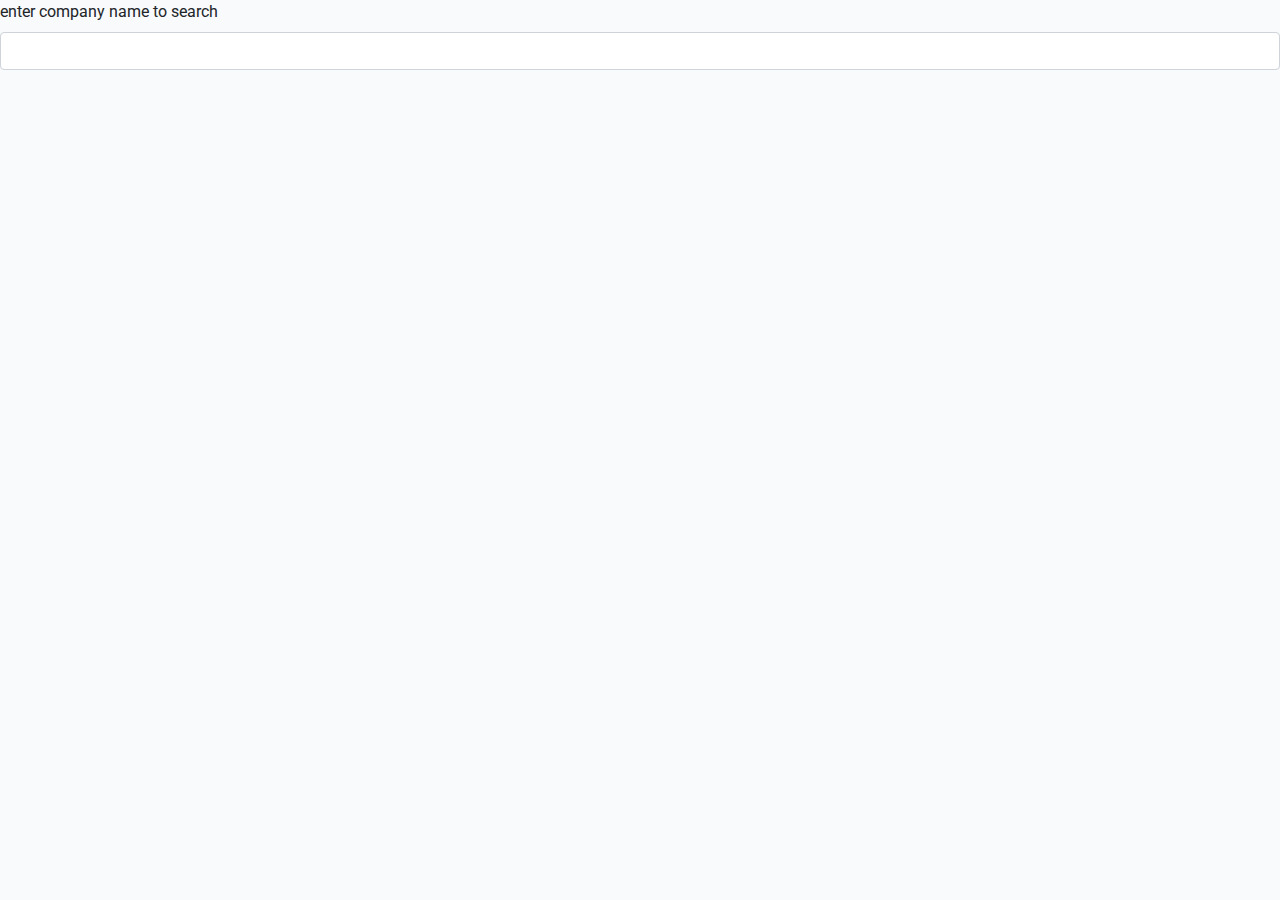
<file: read.html>
<html>
<head>
	<meta charset="utf-8">
    <meta name="viewport" content="width=device-width, initial-scale=1, shrink-to-fit=no">
    <link href="https://fonts.googleapis.com/css?family=Roboto:300,400&display=swap" rel="stylesheet">

    <link rel="stylesheet" href="fonts/icomoon/style.css">

    <link rel="stylesheet" href="css/owl.carousel.min.css">

    <!-- Bootstrap CSS -->
    <link rel="stylesheet" href="css/bootstrap.min.css">
    
    <!-- Style -->
    <link rel="stylesheet" href="css/style.css">

</head>
<body>
<div>
                <label for="fetch_comp">enter company name to search</label>
                <input  class="form-control" name="ask" id="fetch_comp" width="10">
                
</div>
    </body>
</html>
</file>
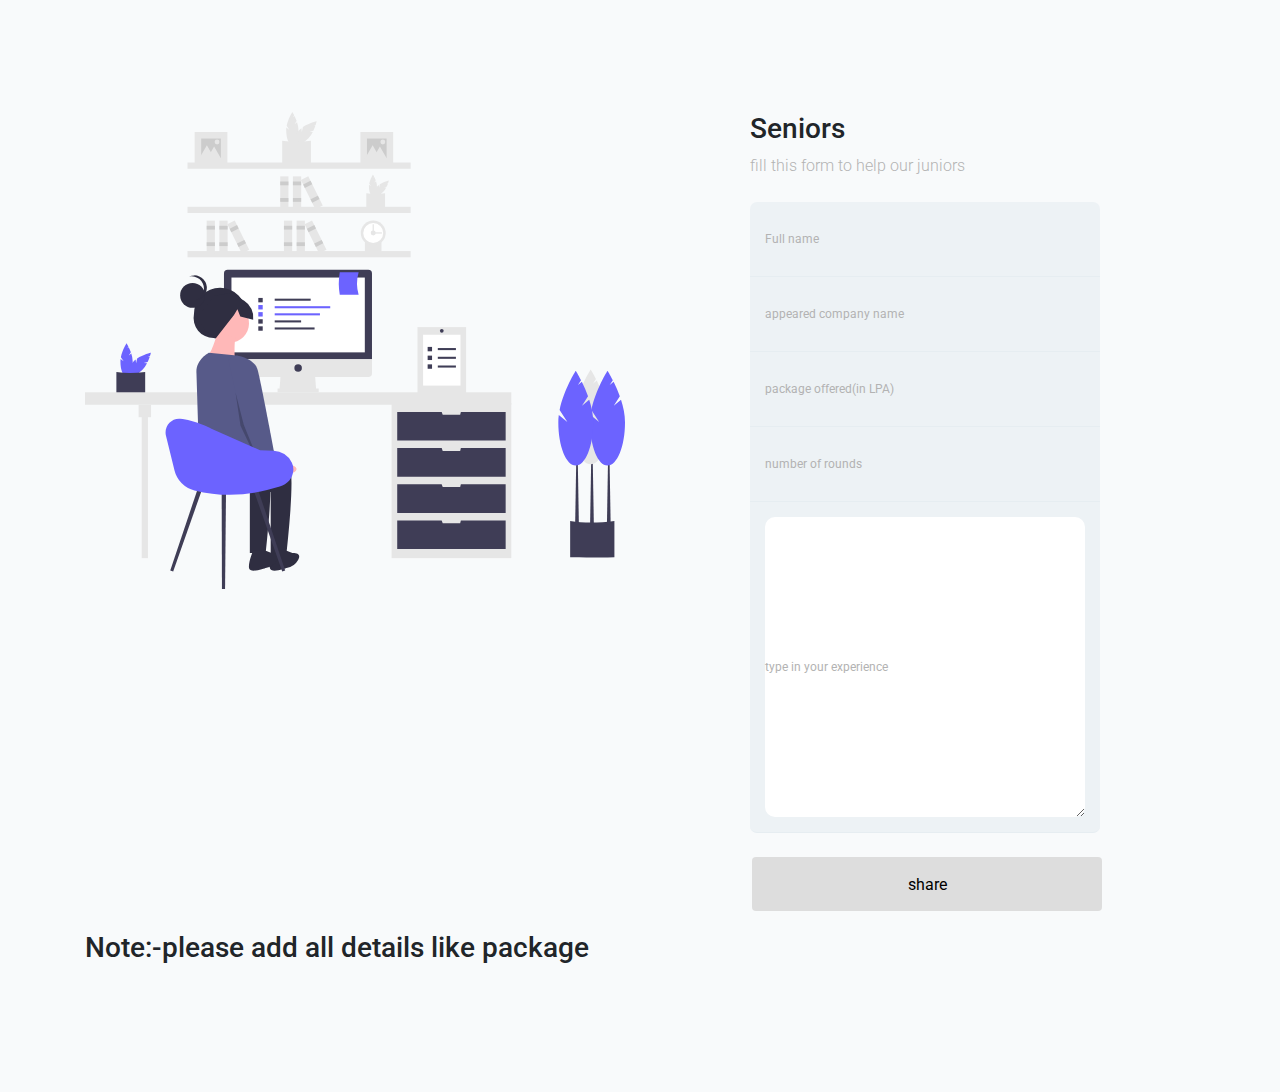
<file: write.html>
﻿<!doctype html>
<html lang="en">
<head>
    <!-- Required meta tags -->
    <meta charset="utf-8">
    <meta name="viewport" content="width=device-width, initial-scale=1, shrink-to-fit=no">
    <link href="https://fonts.googleapis.com/css?family=Roboto:300,400&display=swap" rel="stylesheet">

    <link rel="stylesheet" href="fonts/icomoon/style.css">

    <link rel="stylesheet" href="css/owl.carousel.min.css">

    <!-- Bootstrap CSS -->
    <link rel="stylesheet" href="css/bootstrap.min.css">

    <!-- Style -->
    <link rel="stylesheet" href="css/style.css">
    <link rel="stylesheet" href="search/c.css">

    <title>WRITE</title>
</head>
  <body>
  

  
  <div class="content">
      <div class="container">
          <div class="row">
              <div class="col-md-6">
                  <img src="images/undraw_remotely_2j6y.svg" alt="Image" class="img-fluid">
              </div>
              <div class="col-md-6 contents">
                  <div class="row justify-content-center">
                      <div class="col-md-8">
                          <div class="mb-4">
                              <h3>Seniors</h3>
                              <p class="mb-4">fill this form to help our juniors</p>
                          </div>
                          <form action="insert.php" method="post">
                              <div class="form-group first">

                                  <label for="fullname">Full name</label>
                                  <input name="full_name" type="text" class="form-control" id="fullname">

                              </div>
                              <div class="form-group">
                                  <label for="company_name">appeared company name</label>
                                  <input name="name" class="form-control" id="company_name">

                              </div>
                              <div class="form-group">
                                  <label for="package">package offered(in LPA)</label>
                                  <input class="form-control" name="package" id="package">

                              </div>
                              <div class="form-group">
                                  <label for="no_rounds">number of rounds</label>
                                  <input class="form-control" name="n_rounds" id="no_rounds">

                              </div>
                              <div class="form-group last mb-4">
                                  <label for="experience">type in your experience</label>
                                  <textarea cols="50" rows="10" name="ex" class="form-control" id="experience"></textarea>

                              </div>



                              <input id="btn" type="submit" value="share" class="btn btn-block btn-primary">



                          </form>

                      </div>
                  </div>

              </div>

          </div>
          <p><h3>Note:-please add all details like package</h3></p>

      </div>
  </div>

  
    <script src="js/jquery-3.3.1.min.js"></script>
    <script src="js/popper.min.js"></script>
    <script src="js/bootstrap.min.js"></script>
    <script src="js/main.js"></script>
  </body>
</html>
</file>
<file: fonts/icomoon/style.css>
@font-face {
  font-family: 'icomoon';
  src:  url('fonts/icomoon.eot?10si43');
  src:  url('fonts/icomoon.eot?10si43#iefix') format('embedded-opentype'),
    url('fonts/icomoon.ttf?10si43') format('truetype'),
    url('fonts/icomoon.woff?10si43') format('woff'),
    url('fonts/icomoon.svg?10si43#icomoon') format('svg');
  font-weight: normal;
  font-style: normal;
}

[class^="icon-"], [class*=" icon-"] {
  /* use !important to prevent issues with browser extensions that change fonts */
  font-family: 'icomoon' !important;
  speak: none;
  font-style: normal;
  font-weight: normal;
  font-variant: normal;
  text-transform: none;
  line-height: 1;

  /* Better Font Rendering =========== */
  -webkit-font-smoothing: antialiased;
  -moz-osx-font-smoothing: grayscale;
}

.icon-asterisk:before {
  content: "\f069";
}
.icon-plus:before {
  content: "\f067";
}
.icon-question:before {
  content: "\f128";
}
.icon-minus:before {
  content: "\f068";
}
.icon-glass:before {
  content: "\f000";
}
.icon-music:before {
  content: "\f001";
}
.icon-search:before {
  content: "\f002";
}
.icon-envelope-o:before {
  content: "\f003";
}
.icon-heart:before {
  content: "\f004";
}
.icon-star:before {
  content: "\f005";
}
.icon-star-o:before {
  content: "\f006";
}
.icon-user:before {
  content: "\f007";
}
.icon-film:before {
  content: "\f008";
}
.icon-th-large:before {
  content: "\f009";
}
.icon-th:before {
  content: "\f00a";
}
.icon-th-list:before {
  content: "\f00b";
}
.icon-check:before {
  content: "\f00c";
}
.icon-close:before {
  content: "\f00d";
}
.icon-remove:before {
  content: "\f00d";
}
.icon-times:before {
  content: "\f00d";
}
.icon-search-plus:before {
  content: "\f00e";
}
.icon-search-minus:before {
  content: "\f010";
}
.icon-power-off:before {
  content: "\f011";
}
.icon-signal:before {
  content: "\f012";
}
.icon-cog:before {
  content: "\f013";
}
.icon-gear:before {
  content: "\f013";
}
.icon-trash-o:before {
  content: "\f014";
}
.icon-home:before {
  content: "\f015";
}
.icon-file-o:before {
  content: "\f016";
}
.icon-clock-o:before {
  content: "\f017";
}
.icon-road:before {
  content: "\f018";
}
.icon-download:before {
  content: "\f019";
}
.icon-arrow-circle-o-down:before {
  content: "\f01a";
}
.icon-arrow-circle-o-up:before {
  content: "\f01b";
}
.icon-inbox:before {
  content: "\f01c";
}
.icon-play-circle-o:before {
  content: "\f01d";
}
.icon-repeat:before {
  content: "\f01e";
}
.icon-rotate-right:before {
  content: "\f01e";
}
.icon-refresh:before {
  content: "\f021";
}
.icon-list-alt:before {
  content: "\f022";
}
.icon-lock:before {
  content: "\f023";
}
.icon-flag:before {
  content: "\f024";
}
.icon-headphones:before {
  content: "\f025";
}
.icon-volume-off:before {
  content: "\f026";
}
.icon-volume-down:before {
  content: "\f027";
}
.icon-volume-up:before {
  content: "\f028";
}
.icon-qrcode:before {
  content: "\f029";
}
.icon-barcode:before {
  content: "\f02a";
}
.icon-tag:before {
  content: "\f02b";
}
.icon-tags:before {
  content: "\f02c";
}
.icon-book:before {
  content: "\f02d";
}
.icon-bookmark:before {
  content: "\f02e";
}
.icon-print:before {
  content: "\f02f";
}
.icon-camera:before {
  content: "\f030";
}
.icon-font:before {
  content: "\f031";
}
.icon-bold:before {
  content: "\f032";
}
.icon-italic:before {
  content: "\f033";
}
.icon-text-height:before {
  content: "\f034";
}
.icon-text-width:before {
  content: "\f035";
}
.icon-align-left:before {
  content: "\f036";
}
.icon-align-center:before {
  content: "\f037";
}
.icon-align-right:before {
  content: "\f038";
}
.icon-align-justify:before {
  content: "\f039";
}
.icon-list:before {
  content: "\f03a";
}
.icon-dedent:before {
  content: "\f03b";
}
.icon-outdent:before {
  content: "\f03b";
}
.icon-indent:before {
  content: "\f03c";
}
.icon-video-camera:before {
  content: "\f03d";
}
.icon-image:before {
  content: "\f03e";
}
.icon-photo:before {
  content: "\f03e";
}
.icon-picture-o:before {
  content: "\f03e";
}
.icon-pencil:before {
  content: "\f040";
}
.icon-map-marker:before {
  content: "\f041";
}
.icon-adjust:before {
  content: "\f042";
}
.icon-tint:before {
  content: "\f043";
}
.icon-edit:before {
  content: "\f044";
}
.icon-pencil-square-o:before {
  content: "\f044";
}
.icon-share-square-o:before {
  content: "\f045";
}
.icon-check-square-o:before {
  content: "\f046";
}
.icon-arrows:before {
  content: "\f047";
}
.icon-step-backward:before {
  content: "\f048";
}
.icon-fast-backward:before {
  content: "\f049";
}
.icon-backward:before {
  content: "\f04a";
}
.icon-play:before {
  content: "\f04b";
}
.icon-pause:before {
  content: "\f04c";
}
.icon-stop:before {
  content: "\f04d";
}
.icon-forward:before {
  content: "\f04e";
}
.icon-fast-forward:before {
  content: "\f050";
}
.icon-step-forward:before {
  content: "\f051";
}
.icon-eject:before {
  content: "\f052";
}
.icon-chevron-left:before {
  content: "\f053";
}
.icon-chevron-right:before {
  content: "\f054";
}
.icon-plus-circle:before {
  content: "\f055";
}
.icon-minus-circle:before {
  content: "\f056";
}
.icon-times-circle:before {
  content: "\f057";
}
.icon-check-circle:before {
  content: "\f058";
}
.icon-question-circle:before {
  content: "\f059";
}
.icon-info-circle:before {
  content: "\f05a";
}
.icon-crosshairs:before {
  content: "\f05b";
}
.icon-times-circle-o:before {
  content: "\f05c";
}
.icon-check-circle-o:before {
  content: "\f05d";
}
.icon-ban:before {
  content: "\f05e";
}
.icon-arrow-left:before {
  content: "\f060";
}
.icon-arrow-right:before {
  content: "\f061";
}
.icon-arrow-up:before {
  content: "\f062";
}
.icon-arrow-down:before {
  content: "\f063";
}
.icon-mail-forward:before {
  content: "\f064";
}
.icon-share:before {
  content: "\f064";
}
.icon-expand:before {
  content: "\f065";
}
.icon-compress:before {
  content: "\f066";
}
.icon-exclamation-circle:before {
  content: "\f06a";
}
.icon-gift:before {
  content: "\f06b";
}
.icon-leaf:before {
  content: "\f06c";
}
.icon-fire:before {
  content: "\f06d";
}
.icon-eye:before {
  content: "\f06e";
}
.icon-eye-slash:before {
  content: "\f070";
}
.icon-exclamation-triangle:before {
  content: "\f071";
}
.icon-warning:before {
  content: "\f071";
}
.icon-plane:before {
  content: "\f072";
}
.icon-calendar:before {
  content: "\f073";
}
.icon-random:before {
  content: "\f074";
}
.icon-comment:before {
  content: "\f075";
}
.icon-magnet:before {
  content: "\f076";
}
.icon-chevron-up:before {
  content: "\f077";
}
.icon-chevron-down:before {
  content: "\f078";
}
.icon-retweet:before {
  content: "\f079";
}
.icon-shopping-cart:before {
  content: "\f07a";
}
.icon-folder:before {
  content: "\f07b";
}
.icon-folder-open:before {
  content: "\f07c";
}
.icon-arrows-v:before {
  content: "\f07d";
}
.icon-arrows-h:before {
  content: "\f07e";
}
.icon-bar-chart:before {
  content: "\f080";
}
.icon-bar-chart-o:before {
  content: "\f080";
}
.icon-twitter-square:before {
  content: "\f081";
}
.icon-facebook-square:before {
  content: "\f082";
}
.icon-camera-retro:before {
  content: "\f083";
}
.icon-key:before {
  content: "\f084";
}
.icon-cogs:before {
  content: "\f085";
}
.icon-gears:before {
  content: "\f085";
}
.icon-comments:before {
  content: "\f086";
}
.icon-thumbs-o-up:before {
  content: "\f087";
}
.icon-thumbs-o-down:before {
  content: "\f088";
}
.icon-star-half:before {
  content: "\f089";
}
.icon-heart-o:before {
  content: "\f08a";
}
.icon-sign-out:before {
  content: "\f08b";
}
.icon-linkedin-square:before {
  content: "\f08c";
}
.icon-thumb-tack:before {
  content: "\f08d";
}
.icon-external-link:before {
  content: "\f08e";
}
.icon-sign-in:before {
  content: "\f090";
}
.icon-trophy:before {
  content: "\f091";
}
.icon-github-square:before {
  content: "\f092";
}
.icon-upload:before {
  content: "\f093";
}
.icon-lemon-o:before {
  content: "\f094";
}
.icon-phone:before {
  content: "\f095";
}
.icon-square-o:before {
  content: "\f096";
}
.icon-bookmark-o:before {
  content: "\f097";
}
.icon-phone-square:before {
  content: "\f098";
}
.icon-twitter:before {
  content: "\f099";
}
.icon-facebook:before {
  content: "\f09a";
}
.icon-facebook-f:before {
  content: "\f09a";
}
.icon-github:before {
  content: "\f09b";
}
.icon-unlock:before {
  content: "\f09c";
}
.icon-credit-card:before {
  content: "\f09d";
}
.icon-feed:before {
  content: "\f09e";
}
.icon-rss:before {
  content: "\f09e";
}
.icon-hdd-o:before {
  content: "\f0a0";
}
.icon-bullhorn:before {
  content: "\f0a1";
}
.icon-bell-o:before {
  content: "\f0a2";
}
.icon-certificate:before {
  content: "\f0a3";
}
.icon-hand-o-right:before {
  content: "\f0a4";
}
.icon-hand-o-left:before {
  content: "\f0a5";
}
.icon-hand-o-up:before {
  content: "\f0a6";
}
.icon-hand-o-down:before {
  content: "\f0a7";
}
.icon-arrow-circle-left:before {
  content: "\f0a8";
}
.icon-arrow-circle-right:before {
  content: "\f0a9";
}
.icon-arrow-circle-up:before {
  content: "\f0aa";
}
.icon-arrow-circle-down:before {
  content: "\f0ab";
}
.icon-globe:before {
  content: "\f0ac";
}
.icon-wrench:before {
  content: "\f0ad";
}
.icon-tasks:before {
  content: "\f0ae";
}
.icon-filter:before {
  content: "\f0b0";
}
.icon-briefcase:before {
  content: "\f0b1";
}
.icon-arrows-alt:before {
  content: "\f0b2";
}
.icon-group:before {
  content: "\f0c0";
}
.icon-users:before {
  content: "\f0c0";
}
.icon-chain:before {
  content: "\f0c1";
}
.icon-link:before {
  content: "\f0c1";
}
.icon-cloud:before {
  content: "\f0c2";
}
.icon-flask:before {
  content: "\f0c3";
}
.icon-cut:before {
  content: "\f0c4";
}
.icon-scissors:before {
  content: "\f0c4";
}
.icon-copy:before {
  content: "\f0c5";
}
.icon-files-o:before {
  content: "\f0c5";
}
.icon-paperclip:before {
  content: "\f0c6";
}
.icon-floppy-o:before {
  content: "\f0c7";
}
.icon-save:before {
  content: "\f0c7";
}
.icon-square:before {
  content: "\f0c8";
}
.icon-bars:before {
  content: "\f0c9";
}
.icon-navicon:before {
  content: "\f0c9";
}
.icon-reorder:before {
  content: "\f0c9";
}
.icon-list-ul:before {
  content: "\f0ca";
}
.icon-list-ol:before {
  content: "\f0cb";
}
.icon-strikethrough:before {
  content: "\f0cc";
}
.icon-underline:before {
  content: "\f0cd";
}
.icon-table:before {
  content: "\f0ce";
}
.icon-magic:before {
  content: "\f0d0";
}
.icon-truck:before {
  content: "\f0d1";
}
.icon-pinterest:before {
  content: "\f0d2";
}
.icon-pinterest-square:before {
  content: "\f0d3";
}
.icon-google-plus-square:before {
  content: "\f0d4";
}
.icon-google-plus:before {
  content: "\f0d5";
}
.icon-money:before {
  content: "\f0d6";
}
.icon-caret-down:before {
  content: "\f0d7";
}
.icon-caret-up:before {
  content: "\f0d8";
}
.icon-caret-left:before {
  content: "\f0d9";
}
.icon-caret-right:before {
  content: "\f0da";
}
.icon-columns:before {
  content: "\f0db";
}
.icon-sort:before {
  content: "\f0dc";
}
.icon-unsorted:before {
  content: "\f0dc";
}
.icon-sort-desc:before {
  content: "\f0dd";
}
.icon-sort-down:before {
  content: "\f0dd";
}
.icon-sort-asc:before {
  content: "\f0de";
}
.icon-sort-up:before {
  content: "\f0de";
}
.icon-envelope:before {
  content: "\f0e0";
}
.icon-linkedin:before {
  content: "\f0e1";
}
.icon-rotate-left:before {
  content: "\f0e2";
}
.icon-undo:before {
  content: "\f0e2";
}
.icon-gavel:before {
  content: "\f0e3";
}
.icon-legal:before {
  content: "\f0e3";
}
.icon-dashboard:before {
  content: "\f0e4";
}
.icon-tachometer:before {
  content: "\f0e4";
}
.icon-comment-o:before {
  content: "\f0e5";
}
.icon-comments-o:before {
  content: "\f0e6";
}
.icon-bolt:before {
  content: "\f0e7";
}
.icon-flash:before {
  content: "\f0e7";
}
.icon-sitemap:before {
  content: "\f0e8";
}
.icon-umbrella:before {
  content: "\f0e9";
}
.icon-clipboard:before {
  content: "\f0ea";
}
.icon-paste:before {
  content: "\f0ea";
}
.icon-lightbulb-o:before {
  content: "\f0eb";
}
.icon-exchange:before {
  content: "\f0ec";
}
.icon-cloud-download:before {
  content: "\f0ed";
}
.icon-cloud-upload:before {
  content: "\f0ee";
}
.icon-user-md:before {
  content: "\f0f0";
}
.icon-stethoscope:before {
  content: "\f0f1";
}
.icon-suitcase:before {
  content: "\f0f2";
}
.icon-bell:before {
  content: "\f0f3";
}
.icon-coffee:before {
  content: "\f0f4";
}
.icon-cutlery:before {
  content: "\f0f5";
}
.icon-file-text-o:before {
  content: "\f0f6";
}
.icon-building-o:before {
  content: "\f0f7";
}
.icon-hospital-o:before {
  content: "\f0f8";
}
.icon-ambulance:before {
  content: "\f0f9";
}
.icon-medkit:before {
  content: "\f0fa";
}
.icon-fighter-jet:before {
  content: "\f0fb";
}
.icon-beer:before {
  content: "\f0fc";
}
.icon-h-square:before {
  content: "\f0fd";
}
.icon-plus-square:before {
  content: "\f0fe";
}
.icon-angle-double-left:before {
  content: "\f100";
}
.icon-angle-double-right:before {
  content: "\f101";
}
.icon-angle-double-up:before {
  content: "\f102";
}
.icon-angle-double-down:before {
  content: "\f103";
}
.icon-angle-left:before {
  content: "\f104";
}
.icon-angle-right:before {
  content: "\f105";
}
.icon-angle-up:before {
  content: "\f106";
}
.icon-angle-down:before {
  content: "\f107";
}
.icon-desktop:before {
  content: "\f108";
}
.icon-laptop:before {
  content: "\f109";
}
.icon-tablet:before {
  content: "\f10a";
}
.icon-mobile:before {
  content: "\f10b";
}
.icon-mobile-phone:before {
  content: "\f10b";
}
.icon-circle-o:before {
  content: "\f10c";
}
.icon-quote-left:before {
  content: "\f10d";
}
.icon-quote-right:before {
  content: "\f10e";
}
.icon-spinner:before {
  content: "\f110";
}
.icon-circle:before {
  content: "\f111";
}
.icon-mail-reply:before {
  content: "\f112";
}
.icon-reply:before {
  content: "\f112";
}
.icon-github-alt:before {
  content: "\f113";
}
.icon-folder-o:before {
  content: "\f114";
}
.icon-folder-open-o:before {
  content: "\f115";
}
.icon-smile-o:before {
  content: "\f118";
}
.icon-frown-o:before {
  content: "\f119";
}
.icon-meh-o:before {
  content: "\f11a";
}
.icon-gamepad:before {
  content: "\f11b";
}
.icon-keyboard-o:before {
  content: "\f11c";
}
.icon-flag-o:before {
  content: "\f11d";
}
.icon-flag-checkered:before {
  content: "\f11e";
}
.icon-terminal:before {
  content: "\f120";
}
.icon-code:before {
  content: "\f121";
}
.icon-mail-reply-all:before {
  content: "\f122";
}
.icon-reply-all:before {
  content: "\f122";
}
.icon-star-half-empty:before {
  content: "\f123";
}
.icon-star-half-full:before {
  content: "\f123";
}
.icon-star-half-o:before {
  content: "\f123";
}
.icon-location-arrow:before {
  content: "\f124";
}
.icon-crop:before {
  content: "\f125";
}
.icon-code-fork:before {
  content: "\f126";
}
.icon-chain-broken:before {
  content: "\f127";
}
.icon-unlink:before {
  content: "\f127";
}
.icon-info:before {
  content: "\f129";
}
.icon-exclamation:before {
  content: "\f12a";
}
.icon-superscript:before {
  content: "\f12b";
}
.icon-subscript:before {
  content: "\f12c";
}
.icon-eraser:before {
  content: "\f12d";
}
.icon-puzzle-piece:before {
  content: "\f12e";
}
.icon-microphone:before {
  content: "\f130";
}
.icon-microphone-slash:before {
  content: "\f131";
}
.icon-shield:before {
  content: "\f132";
}
.icon-calendar-o:before {
  content: "\f133";
}
.icon-fire-extinguisher:before {
  content: "\f134";
}
.icon-rocket:before {
  content: "\f135";
}
.icon-maxcdn:before {
  content: "\f136";
}
.icon-chevron-circle-left:before {
  content: "\f137";
}
.icon-chevron-circle-right:before {
  content: "\f138";
}
.icon-chevron-circle-up:before {
  content: "\f139";
}
.icon-chevron-circle-down:before {
  content: "\f13a";
}
.icon-html5:before {
  content: "\f13b";
}
.icon-css3:before {
  content: "\f13c";
}
.icon-anchor:before {
  content: "\f13d";
}
.icon-unlock-alt:before {
  content: "\f13e";
}
.icon-bullseye:before {
  content: "\f140";
}
.icon-ellipsis-h:before {
  content: "\f141";
}
.icon-ellipsis-v:before {
  content: "\f142";
}
.icon-rss-square:before {
  content: "\f143";
}
.icon-play-circle:before {
  content: "\f144";
}
.icon-ticket:before {
  content: "\f145";
}
.icon-minus-square:before {
  content: "\f146";
}
.icon-minus-square-o:before {
  content: "\f147";
}
.icon-level-up:before {
  content: "\f148";
}
.icon-level-down:before {
  content: "\f149";
}
.icon-check-square:before {
  content: "\f14a";
}
.icon-pencil-square:before {
  content: "\f14b";
}
.icon-external-link-square:before {
  content: "\f14c";
}
.icon-share-square:before {
  content: "\f14d";
}
.icon-compass:before {
  content: "\f14e";
}
.icon-caret-square-o-down:before {
  content: "\f150";
}
.icon-toggle-down:before {
  content: "\f150";
}
.icon-caret-square-o-up:before {
  content: "\f151";
}
.icon-toggle-up:before {
  content: "\f151";
}
.icon-caret-square-o-right:before {
  content: "\f152";
}
.icon-toggle-right:before {
  content: "\f152";
}
.icon-eur:before {
  content: "\f153";
}
.icon-euro:before {
  content: "\f153";
}
.icon-gbp:before {
  content: "\f154";
}
.icon-dollar:before {
  content: "\f155";
}
.icon-usd:before {
  content: "\f155";
}
.icon-inr:before {
  content: "\f156";
}
.icon-rupee:before {
  content: "\f156";
}
.icon-cny:before {
  content: "\f157";
}
.icon-jpy:before {
  content: "\f157";
}
.icon-rmb:before {
  content: "\f157";
}
.icon-yen:before {
  content: "\f157";
}
.icon-rouble:before {
  content: "\f158";
}
.icon-rub:before {
  content: "\f158";
}
.icon-ruble:before {
  content: "\f158";
}
.icon-krw:before {
  content: "\f159";
}
.icon-won:before {
  content: "\f159";
}
.icon-bitcoin:before {
  content: "\f15a";
}
.icon-btc:before {
  content: "\f15a";
}
.icon-file:before {
  content: "\f15b";
}
.icon-file-text:before {
  content: "\f15c";
}
.icon-sort-alpha-asc:before {
  content: "\f15d";
}
.icon-sort-alpha-desc:before {
  content: "\f15e";
}
.icon-sort-amount-asc:before {
  content: "\f160";
}
.icon-sort-amount-desc:before {
  content: "\f161";
}
.icon-sort-numeric-asc:before {
  content: "\f162";
}
.icon-sort-numeric-desc:before {
  content: "\f163";
}
.icon-thumbs-up:before {
  content: "\f164";
}
.icon-thumbs-down:before {
  content: "\f165";
}
.icon-youtube-square:before {
  content: "\f166";
}
.icon-youtube:before {
  content: "\f167";
}
.icon-xing:before {
  content: "\f168";
}
.icon-xing-square:before {
  content: "\f169";
}
.icon-youtube-play:before {
  content: "\f16a";
}
.icon-dropbox:before {
  content: "\f16b";
}
.icon-stack-overflow:before {
  content: "\f16c";
}
.icon-instagram:before {
  content: "\f16d";
}
.icon-flickr:before {
  content: "\f16e";
}
.icon-adn:before {
  content: "\f170";
}
.icon-bitbucket:before {
  content: "\f171";
}
.icon-bitbucket-square:before {
  content: "\f172";
}
.icon-tumblr:before {
  content: "\f173";
}
.icon-tumblr-square:before {
  content: "\f174";
}
.icon-long-arrow-down:before {
  content: "\f175";
}
.icon-long-arrow-up:before {
  content: "\f176";
}
.icon-long-arrow-left:before {
  content: "\f177";
}
.icon-long-arrow-right:before {
  content: "\f178";
}
.icon-apple:before {
  content: "\f179";
}
.icon-windows:before {
  content: "\f17a";
}
.icon-android:before {
  content: "\f17b";
}
.icon-linux:before {
  content: "\f17c";
}
.icon-dribbble:before {
  content: "\f17d";
}
.icon-skype:before {
  content: "\f17e";
}
.icon-foursquare:before {
  content: "\f180";
}
.icon-trello:before {
  content: "\f181";
}
.icon-female:before {
  content: "\f182";
}
.icon-male:before {
  content: "\f183";
}
.icon-gittip:before {
  content: "\f184";
}
.icon-gratipay:before {
  content: "\f184";
}
.icon-sun-o:before {
  content: "\f185";
}
.icon-moon-o:before {
  content: "\f186";
}
.icon-archive:before {
  content: "\f187";
}
.icon-bug:before {
  content: "\f188";
}
.icon-vk:before {
  content: "\f189";
}
.icon-weibo:before {
  content: "\f18a";
}
.icon-renren:before {
  content: "\f18b";
}
.icon-pagelines:before {
  content: "\f18c";
}
.icon-stack-exchange:before {
  content: "\f18d";
}
.icon-arrow-circle-o-right:before {
  content: "\f18e";
}
.icon-arrow-circle-o-left:before {
  content: "\f190";
}
.icon-caret-square-o-left:before {
  content: "\f191";
}
.icon-toggle-left:before {
  content: "\f191";
}
.icon-dot-circle-o:before {
  content: "\f192";
}
.icon-wheelchair:before {
  content: "\f193";
}
.icon-vimeo-square:before {
  content: "\f194";
}
.icon-try:before {
  content: "\f195";
}
.icon-turkish-lira:before {
  content: "\f195";
}
.icon-plus-square-o:before {
  content: "\f196";
}
.icon-space-shuttle:before {
  content: "\f197";
}
.icon-slack:before {
  content: "\f198";
}
.icon-envelope-square:before {
  content: "\f199";
}
.icon-wordpress:before {
  content: "\f19a";
}
.icon-openid:before {
  content: "\f19b";
}
.icon-bank:before {
  content: "\f19c";
}
.icon-institution:before {
  content: "\f19c";
}
.icon-university:before {
  content: "\f19c";
}
.icon-graduation-cap:before {
  content: "\f19d";
}
.icon-mortar-board:before {
  content: "\f19d";
}
.icon-yahoo:before {
  content: "\f19e";
}
.icon-google:before {
  content: "\f1a0";
}
.icon-reddit:before {
  content: "\f1a1";
}
.icon-reddit-square:before {
  content: "\f1a2";
}
.icon-stumbleupon-circle:before {
  content: "\f1a3";
}
.icon-stumbleupon:before {
  content: "\f1a4";
}
.icon-delicious:before {
  content: "\f1a5";
}
.icon-digg:before {
  content: "\f1a6";
}
.icon-pied-piper-pp:before {
  content: "\f1a7";
}
.icon-pied-piper-alt:before {
  content: "\f1a8";
}
.icon-drupal:before {
  content: "\f1a9";
}
.icon-joomla:before {
  content: "\f1aa";
}
.icon-language:before {
  content: "\f1ab";
}
.icon-fax:before {
  content: "\f1ac";
}
.icon-building:before {
  content: "\f1ad";
}
.icon-child:before {
  content: "\f1ae";
}
.icon-paw:before {
  content: "\f1b0";
}
.icon-spoon:before {
  content: "\f1b1";
}
.icon-cube:before {
  content: "\f1b2";
}
.icon-cubes:before {
  content: "\f1b3";
}
.icon-behance:before {
  content: "\f1b4";
}
.icon-behance-square:before {
  content: "\f1b5";
}
.icon-steam:before {
  content: "\f1b6";
}
.icon-steam-square:before {
  content: "\f1b7";
}
.icon-recycle:before {
  content: "\f1b8";
}
.icon-automobile:before {
  content: "\f1b9";
}
.icon-car:before {
  content: "\f1b9";
}
.icon-cab:before {
  content: "\f1ba";
}
.icon-taxi:before {
  content: "\f1ba";
}
.icon-tree:before {
  content: "\f1bb";
}
.icon-spotify:before {
  content: "\f1bc";
}
.icon-deviantart:before {
  content: "\f1bd";
}
.icon-soundcloud:before {
  content: "\f1be";
}
.icon-database:before {
  content: "\f1c0";
}
.icon-file-pdf-o:before {
  content: "\f1c1";
}
.icon-file-word-o:before {
  content: "\f1c2";
}
.icon-file-excel-o:before {
  content: "\f1c3";
}
.icon-file-powerpoint-o:before {
  content: "\f1c4";
}
.icon-file-image-o:before {
  content: "\f1c5";
}
.icon-file-photo-o:before {
  content: "\f1c5";
}
.icon-file-picture-o:before {
  content: "\f1c5";
}
.icon-file-archive-o:before {
  content: "\f1c6";
}
.icon-file-zip-o:before {
  content: "\f1c6";
}
.icon-file-audio-o:before {
  content: "\f1c7";
}
.icon-file-sound-o:before {
  content: "\f1c7";
}
.icon-file-movie-o:before {
  content: "\f1c8";
}
.icon-file-video-o:before {
  content: "\f1c8";
}
.icon-file-code-o:before {
  content: "\f1c9";
}
.icon-vine:before {
  content: "\f1ca";
}
.icon-codepen:before {
  content: "\f1cb";
}
.icon-jsfiddle:before {
  content: "\f1cc";
}
.icon-life-bouy:before {
  content: "\f1cd";
}
.icon-life-buoy:before {
  content: "\f1cd";
}
.icon-life-ring:before {
  content: "\f1cd";
}
.icon-life-saver:before {
  content: "\f1cd";
}
.icon-support:before {
  content: "\f1cd";
}
.icon-circle-o-notch:before {
  content: "\f1ce";
}
.icon-ra:before {
  content: "\f1d0";
}
.icon-rebel:before {
  content: "\f1d0";
}
.icon-resistance:before {
  content: "\f1d0";
}
.icon-empire:before {
  content: "\f1d1";
}
.icon-ge:before {
  content: "\f1d1";
}
.icon-git-square:before {
  content: "\f1d2";
}
.icon-git:before {
  content: "\f1d3";
}
.icon-hacker-news:before {
  content: "\f1d4";
}
.icon-y-combinator-square:before {
  content: "\f1d4";
}
.icon-yc-square:before {
  content: "\f1d4";
}
.icon-tencent-weibo:before {
  content: "\f1d5";
}
.icon-qq:before {
  content: "\f1d6";
}
.icon-wechat:before {
  content: "\f1d7";
}
.icon-weixin:before {
  content: "\f1d7";
}
.icon-paper-plane:before {
  content: "\f1d8";
}
.icon-send:before {
  content: "\f1d8";
}
.icon-paper-plane-o:before {
  content: "\f1d9";
}
.icon-send-o:before {
  content: "\f1d9";
}
.icon-history:before {
  content: "\f1da";
}
.icon-circle-thin:before {
  content: "\f1db";
}
.icon-header:before {
  content: "\f1dc";
}
.icon-paragraph:before {
  content: "\f1dd";
}
.icon-sliders:before {
  content: "\f1de";
}
.icon-share-alt:before {
  content: "\f1e0";
}
.icon-share-alt-square:before {
  content: "\f1e1";
}
.icon-bomb:before {
  content: "\f1e2";
}
.icon-futbol-o:before {
  content: "\f1e3";
}
.icon-soccer-ball-o:before {
  content: "\f1e3";
}
.icon-tty:before {
  content: "\f1e4";
}
.icon-binoculars:before {
  content: "\f1e5";
}
.icon-plug:before {
  content: "\f1e6";
}
.icon-slideshare:before {
  content: "\f1e7";
}
.icon-twitch:before {
  content: "\f1e8";
}
.icon-yelp:before {
  content: "\f1e9";
}
.icon-newspaper-o:before {
  content: "\f1ea";
}
.icon-wifi:before {
  content: "\f1eb";
}
.icon-calculator:before {
  content: "\f1ec";
}
.icon-paypal:before {
  content: "\f1ed";
}
.icon-google-wallet:before {
  content: "\f1ee";
}
.icon-cc-visa:before {
  content: "\f1f0";
}
.icon-cc-mastercard:before {
  content: "\f1f1";
}
.icon-cc-discover:before {
  content: "\f1f2";
}
.icon-cc-amex:before {
  content: "\f1f3";
}
.icon-cc-paypal:before {
  content: "\f1f4";
}
.icon-cc-stripe:before {
  content: "\f1f5";
}
.icon-bell-slash:before {
  content: "\f1f6";
}
.icon-bell-slash-o:before {
  content: "\f1f7";
}
.icon-trash:before {
  content: "\f1f8";
}
.icon-copyright:before {
  content: "\f1f9";
}
.icon-at:before {
  content: "\f1fa";
}
.icon-eyedropper:before {
  content: "\f1fb";
}
.icon-paint-brush:before {
  content: "\f1fc";
}
.icon-birthday-cake:before {
  content: "\f1fd";
}
.icon-area-chart:before {
  content: "\f1fe";
}
.icon-pie-chart:before {
  content: "\f200";
}
.icon-line-chart:before {
  content: "\f201";
}
.icon-lastfm:before {
  content: "\f202";
}
.icon-lastfm-square:before {
  content: "\f203";
}
.icon-toggle-off:before {
  content: "\f204";
}
.icon-toggle-on:before {
  content: "\f205";
}
.icon-bicycle:before {
  content: "\f206";
}
.icon-bus:before {
  content: "\f207";
}
.icon-ioxhost:before {
  content: "\f208";
}
.icon-angellist:before {
  content: "\f209";
}
.icon-cc:before {
  content: "\f20a";
}
.icon-ils:before {
  content: "\f20b";
}
.icon-shekel:before {
  content: "\f20b";
}
.icon-sheqel:before {
  content: "\f20b";
}
.icon-meanpath:before {
  content: "\f20c";
}
.icon-buysellads:before {
  content: "\f20d";
}
.icon-connectdevelop:before {
  content: "\f20e";
}
.icon-dashcube:before {
  content: "\f210";
}
.icon-forumbee:before {
  content: "\f211";
}
.icon-leanpub:before {
  content: "\f212";
}
.icon-sellsy:before {
  content: "\f213";
}
.icon-shirtsinbulk:before {
  content: "\f214";
}
.icon-simplybuilt:before {
  content: "\f215";
}
.icon-skyatlas:before {
  content: "\f216";
}
.icon-cart-plus:before {
  content: "\f217";
}
.icon-cart-arrow-down:before {
  content: "\f218";
}
.icon-diamond:before {
  content: "\f219";
}
.icon-ship:before {
  content: "\f21a";
}
.icon-user-secret:before {
  content: "\f21b";
}
.icon-motorcycle:before {
  content: "\f21c";
}
.icon-street-view:before {
  content: "\f21d";
}
.icon-heartbeat:before {
  content: "\f21e";
}
.icon-venus:before {
  content: "\f221";
}
.icon-mars:before {
  content: "\f222";
}
.icon-mercury:before {
  content: "\f223";
}
.icon-intersex:before {
  content: "\f224";
}
.icon-transgender:before {
  content: "\f224";
}
.icon-transgender-alt:before {
  content: "\f225";
}
.icon-venus-double:before {
  content: "\f226";
}
.icon-mars-double:before {
  content: "\f227";
}
.icon-venus-mars:before {
  content: "\f228";
}
.icon-mars-stroke:before {
  content: "\f229";
}
.icon-mars-stroke-v:before {
  content: "\f22a";
}
.icon-mars-stroke-h:before {
  content: "\f22b";
}
.icon-neuter:before {
  content: "\f22c";
}
.icon-genderless:before {
  content: "\f22d";
}
.icon-facebook-official:before {
  content: "\f230";
}
.icon-pinterest-p:before {
  content: "\f231";
}
.icon-whatsapp:before {
  content: "\f232";
}
.icon-server:before {
  content: "\f233";
}
.icon-user-plus:before {
  content: "\f234";
}
.icon-user-times:before {
  content: "\f235";
}
.icon-bed:before {
  content: "\f236";
}
.icon-hotel:before {
  content: "\f236";
}
.icon-viacoin:before {
  content: "\f237";
}
.icon-train:before {
  content: "\f238";
}
.icon-subway:before {
  content: "\f239";
}
.icon-medium:before {
  content: "\f23a";
}
.icon-y-combinator:before {
  content: "\f23b";
}
.icon-yc:before {
  content: "\f23b";
}
.icon-optin-monster:before {
  content: "\f23c";
}
.icon-opencart:before {
  content: "\f23d";
}
.icon-expeditedssl:before {
  content: "\f23e";
}
.icon-battery:before {
  content: "\f240";
}
.icon-battery-4:before {
  content: "\f240";
}
.icon-battery-full:before {
  content: "\f240";
}
.icon-battery-3:before {
  content: "\f241";
}
.icon-battery-three-quarters:before {
  content: "\f241";
}
.icon-battery-2:before {
  content: "\f242";
}
.icon-battery-half:before {
  content: "\f242";
}
.icon-battery-1:before {
  content: "\f243";
}
.icon-battery-quarter:before {
  content: "\f243";
}
.icon-battery-0:before {
  content: "\f244";
}
.icon-battery-empty:before {
  content: "\f244";
}
.icon-mouse-pointer:before {
  content: "\f245";
}
.icon-i-cursor:before {
  content: "\f246";
}
.icon-object-group:before {
  content: "\f247";
}
.icon-object-ungroup:before {
  content: "\f248";
}
.icon-sticky-note:before {
  content: "\f249";
}
.icon-sticky-note-o:before {
  content: "\f24a";
}
.icon-cc-jcb:before {
  content: "\f24b";
}
.icon-cc-diners-club:before {
  content: "\f24c";
}
.icon-clone:before {
  content: "\f24d";
}
.icon-balance-scale:before {
  content: "\f24e";
}
.icon-hourglass-o:before {
  content: "\f250";
}
.icon-hourglass-1:before {
  content: "\f251";
}
.icon-hourglass-start:before {
  content: "\f251";
}
.icon-hourglass-2:before {
  content: "\f252";
}
.icon-hourglass-half:before {
  content: "\f252";
}
.icon-hourglass-3:before {
  content: "\f253";
}
.icon-hourglass-end:before {
  content: "\f253";
}
.icon-hourglass:before {
  content: "\f254";
}
.icon-hand-grab-o:before {
  content: "\f255";
}
.icon-hand-rock-o:before {
  content: "\f255";
}
.icon-hand-paper-o:before {
  content: "\f256";
}
.icon-hand-stop-o:before {
  content: "\f256";
}
.icon-hand-scissors-o:before {
  content: "\f257";
}
.icon-hand-lizard-o:before {
  content: "\f258";
}
.icon-hand-spock-o:before {
  content: "\f259";
}
.icon-hand-pointer-o:before {
  content: "\f25a";
}
.icon-hand-peace-o:before {
  content: "\f25b";
}
.icon-trademark:before {
  content: "\f25c";
}
.icon-registered:before {
  content: "\f25d";
}
.icon-creative-commons:before {
  content: "\f25e";
}
.icon-gg:before {
  content: "\f260";
}
.icon-gg-circle:before {
  content: "\f261";
}
.icon-tripadvisor:before {
  content: "\f262";
}
.icon-odnoklassniki:before {
  content: "\f263";
}
.icon-odnoklassniki-square:before {
  content: "\f264";
}
.icon-get-pocket:before {
  content: "\f265";
}
.icon-wikipedia-w:before {
  content: "\f266";
}
.icon-safari:before {
  content: "\f267";
}
.icon-chrome:before {
  content: "\f268";
}
.icon-firefox:before {
  content: "\f269";
}
.icon-opera:before {
  content: "\f26a";
}
.icon-internet-explorer:before {
  content: "\f26b";
}
.icon-television:before {
  content: "\f26c";
}
.icon-tv:before {
  content: "\f26c";
}
.icon-contao:before {
  content: "\f26d";
}
.icon-500px:before {
  content: "\f26e";
}
.icon-amazon:before {
  content: "\f270";
}
.icon-calendar-plus-o:before {
  content: "\f271";
}
.icon-calendar-minus-o:before {
  content: "\f272";
}
.icon-calendar-times-o:before {
  content: "\f273";
}
.icon-calendar-check-o:before {
  content: "\f274";
}
.icon-industry:before {
  content: "\f275";
}
.icon-map-pin:before {
  content: "\f276";
}
.icon-map-signs:before {
  content: "\f277";
}
.icon-map-o:before {
  content: "\f278";
}
.icon-map:before {
  content: "\f279";
}
.icon-commenting:before {
  content: "\f27a";
}
.icon-commenting-o:before {
  content: "\f27b";
}
.icon-houzz:before {
  content: "\f27c";
}
.icon-vimeo:before {
  content: "\f27d";
}
.icon-black-tie:before {
  content: "\f27e";
}
.icon-fonticons:before {
  content: "\f280";
}
.icon-reddit-alien:before {
  content: "\f281";
}
.icon-edge:before {
  content: "\f282";
}
.icon-credit-card-alt:before {
  content: "\f283";
}
.icon-codiepie:before {
  content: "\f284";
}
.icon-modx:before {
  content: "\f285";
}
.icon-fort-awesome:before {
  content: "\f286";
}
.icon-usb:before {
  content: "\f287";
}
.icon-product-hunt:before {
  content: "\f288";
}
.icon-mixcloud:before {
  content: "\f289";
}
.icon-scribd:before {
  content: "\f28a";
}
.icon-pause-circle:before {
  content: "\f28b";
}
.icon-pause-circle-o:before {
  content: "\f28c";
}
.icon-stop-circle:before {
  content: "\f28d";
}
.icon-stop-circle-o:before {
  content: "\f28e";
}
.icon-shopping-bag:before {
  content: "\f290";
}
.icon-shopping-basket:before {
  content: "\f291";
}
.icon-hashtag:before {
  content: "\f292";
}
.icon-bluetooth:before {
  content: "\f293";
}
.icon-bluetooth-b:before {
  content: "\f294";
}
.icon-percent:before {
  content: "\f295";
}
.icon-gitlab:before {
  content: "\f296";
}
.icon-wpbeginner:before {
  content: "\f297";
}
.icon-wpforms:before {
  content: "\f298";
}
.icon-envira:before {
  content: "\f299";
}
.icon-universal-access:before {
  content: "\f29a";
}
.icon-wheelchair-alt:before {
  content: "\f29b";
}
.icon-question-circle-o:before {
  content: "\f29c";
}
.icon-blind:before {
  content: "\f29d";
}
.icon-audio-description:before {
  content: "\f29e";
}
.icon-volume-control-phone:before {
  content: "\f2a0";
}
.icon-braille:before {
  content: "\f2a1";
}
.icon-assistive-listening-systems:before {
  content: "\f2a2";
}
.icon-american-sign-language-interpreting:before {
  content: "\f2a3";
}
.icon-asl-interpreting:before {
  content: "\f2a3";
}
.icon-deaf:before {
  content: "\f2a4";
}
.icon-deafness:before {
  content: "\f2a4";
}
.icon-hard-of-hearing:before {
  content: "\f2a4";
}
.icon-glide:before {
  content: "\f2a5";
}
.icon-glide-g:before {
  content: "\f2a6";
}
.icon-sign-language:before {
  content: "\f2a7";
}
.icon-signing:before {
  content: "\f2a7";
}
.icon-low-vision:before {
  content: "\f2a8";
}
.icon-viadeo:before {
  content: "\f2a9";
}
.icon-viadeo-square:before {
  content: "\f2aa";
}
.icon-snapchat:before {
  content: "\f2ab";
}
.icon-snapchat-ghost:before {
  content: "\f2ac";
}
.icon-snapchat-square:before {
  content: "\f2ad";
}
.icon-pied-piper:before {
  content: "\f2ae";
}
.icon-first-order:before {
  content: "\f2b0";
}
.icon-yoast:before {
  content: "\f2b1";
}
.icon-themeisle:before {
  content: "\f2b2";
}
.icon-google-plus-circle:before {
  content: "\f2b3";
}
.icon-google-plus-official:before {
  content: "\f2b3";
}
.icon-fa:before {
  content: "\f2b4";
}
.icon-font-awesome:before {
  content: "\f2b4";
}
.icon-handshake-o:before {
  content: "\f2b5";
}
.icon-envelope-open:before {
  content: "\f2b6";
}
.icon-envelope-open-o:before {
  content: "\f2b7";
}
.icon-linode:before {
  content: "\f2b8";
}
.icon-address-book:before {
  content: "\f2b9";
}
.icon-address-book-o:before {
  content: "\f2ba";
}
.icon-address-card:before {
  content: "\f2bb";
}
.icon-vcard:before {
  content: "\f2bb";
}
.icon-address-card-o:before {
  content: "\f2bc";
}
.icon-vcard-o:before {
  content: "\f2bc";
}
.icon-user-circle:before {
  content: "\f2bd";
}
.icon-user-circle-o:before {
  content: "\f2be";
}
.icon-user-o:before {
  content: "\f2c0";
}
.icon-id-badge:before {
  content: "\f2c1";
}
.icon-drivers-license:before {
  content: "\f2c2";
}
.icon-id-card:before {
  content: "\f2c2";
}
.icon-drivers-license-o:before {
  content: "\f2c3";
}
.icon-id-card-o:before {
  content: "\f2c3";
}
.icon-quora:before {
  content: "\f2c4";
}
.icon-free-code-camp:before {
  content: "\f2c5";
}
.icon-telegram:before {
  content: "\f2c6";
}
.icon-thermometer:before {
  content: "\f2c7";
}
.icon-thermometer-4:before {
  content: "\f2c7";
}
.icon-thermometer-full:before {
  content: "\f2c7";
}
.icon-thermometer-3:before {
  content: "\f2c8";
}
.icon-thermometer-three-quarters:before {
  content: "\f2c8";
}
.icon-thermometer-2:before {
  content: "\f2c9";
}
.icon-thermometer-half:before {
  content: "\f2c9";
}
.icon-thermometer-1:before {
  content: "\f2ca";
}
.icon-thermometer-quarter:before {
  content: "\f2ca";
}
.icon-thermometer-0:before {
  content: "\f2cb";
}
.icon-thermometer-empty:before {
  content: "\f2cb";
}
.icon-shower:before {
  content: "\f2cc";
}
.icon-bath:before {
  content: "\f2cd";
}
.icon-bathtub:before {
  content: "\f2cd";
}
.icon-s15:before {
  content: "\f2cd";
}
.icon-podcast:before {
  content: "\f2ce";
}
.icon-window-maximize:before {
  content: "\f2d0";
}
.icon-window-minimize:before {
  content: "\f2d1";
}
.icon-window-restore:before {
  content: "\f2d2";
}
.icon-times-rectangle:before {
  content: "\f2d3";
}
.icon-window-close:before {
  content: "\f2d3";
}
.icon-times-rectangle-o:before {
  content: "\f2d4";
}
.icon-window-close-o:before {
  content: "\f2d4";
}
.icon-bandcamp:before {
  content: "\f2d5";
}
.icon-grav:before {
  content: "\f2d6";
}
.icon-etsy:before {
  content: "\f2d7";
}
.icon-imdb:before {
  content: "\f2d8";
}
.icon-ravelry:before {
  content: "\f2d9";
}
.icon-eercast:before {
  content: "\f2da";
}
.icon-microchip:before {
  content: "\f2db";
}
.icon-snowflake-o:before {
  content: "\f2dc";
}
.icon-superpowers:before {
  content: "\f2dd";
}
.icon-wpexplorer:before {
  content: "\f2de";
}
.icon-meetup:before {
  content: "\f2e0";
}
.icon-3d_rotation:before {
  content: "\e84d";
}
.icon-ac_unit:before {
  content: "\eb3b";
}
.icon-alarm:before {
  content: "\e855";
}
.icon-access_alarms:before {
  content: "\e191";
}
.icon-schedule:before {
  content: "\e8b5";
}
.icon-accessibility:before {
  content: "\e84e";
}
.icon-accessible:before {
  content: "\e914";
}
.icon-account_balance:before {
  content: "\e84f";
}
.icon-account_balance_wallet:before {
  content: "\e850";
}
.icon-account_box:before {
  content: "\e851";
}
.icon-account_circle:before {
  content: "\e853";
}
.icon-adb:before {
  content: "\e60e";
}
.icon-add:before {
  content: "\e145";
}
.icon-add_a_photo:before {
  content: "\e439";
}
.icon-alarm_add:before {
  content: "\e856";
}
.icon-add_alert:before {
  content: "\e003";
}
.icon-add_box:before {
  content: "\e146";
}
.icon-add_circle:before {
  content: "\e147";
}
.icon-control_point:before {
  content: "\e3ba";
}
.icon-add_location:before {
  content: "\e567";
}
.icon-add_shopping_cart:before {
  content: "\e854";
}
.icon-queue:before {
  content: "\e03c";
}
.icon-add_to_queue:before {
  content: "\e05c";
}
.icon-adjust2:before {
  content: "\e39e";
}
.icon-airline_seat_flat:before {
  content: "\e630";
}
.icon-airline_seat_flat_angled:before {
  content: "\e631";
}
.icon-airline_seat_individual_suite:before {
  content: "\e632";
}
.icon-airline_seat_legroom_extra:before {
  content: "\e633";
}
.icon-airline_seat_legroom_normal:before {
  content: "\e634";
}
.icon-airline_seat_legroom_reduced:before {
  content: "\e635";
}
.icon-airline_seat_recline_extra:before {
  content: "\e636";
}
.icon-airline_seat_recline_normal:before {
  content: "\e637";
}
.icon-flight:before {
  content: "\e539";
}
.icon-airplanemode_inactive:before {
  content: "\e194";
}
.icon-airplay:before {
  content: "\e055";
}
.icon-airport_shuttle:before {
  content: "\eb3c";
}
.icon-alarm_off:before {
  content: "\e857";
}
.icon-alarm_on:before {
  content: "\e858";
}
.icon-album:before {
  content: "\e019";
}
.icon-all_inclusive:before {
  content: "\eb3d";
}
.icon-all_out:before {
  content: "\e90b";
}
.icon-android2:before {
  content: "\e859";
}
.icon-announcement:before {
  content: "\e85a";
}
.icon-apps:before {
  content: "\e5c3";
}
.icon-archive2:before {
  content: "\e149";
}
.icon-arrow_back:before {
  content: "\e5c4";
}
.icon-arrow_downward:before {
  content: "\e5db";
}
.icon-arrow_drop_down:before {
  content: "\e5c5";
}
.icon-arrow_drop_down_circle:before {
  content: "\e5c6";
}
.icon-arrow_drop_up:before {
  content: "\e5c7";
}
.icon-arrow_forward:before {
  content: "\e5c8";
}
.icon-arrow_upward:before {
  content: "\e5d8";
}
.icon-art_track:before {
  content: "\e060";
}
.icon-aspect_ratio:before {
  content: "\e85b";
}
.icon-poll:before {
  content: "\e801";
}
.icon-assignment:before {
  content: "\e85d";
}
.icon-assignment_ind:before {
  content: "\e85e";
}
.icon-assignment_late:before {
  content: "\e85f";
}
.icon-assignment_return:before {
  content: "\e860";
}
.icon-assignment_returned:before {
  content: "\e861";
}
.icon-assignment_turned_in:before {
  content: "\e862";
}
.icon-assistant:before {
  content: "\e39f";
}
.icon-flag2:before {
  content: "\e153";
}
.icon-attach_file:before {
  content: "\e226";
}
.icon-attach_money:before {
  content: "\e227";
}
.icon-attachment:before {
  content: "\e2bc";
}
.icon-audiotrack:before {
  content: "\e3a1";
}
.icon-autorenew:before {
  content: "\e863";
}
.icon-av_timer:before {
  content: "\e01b";
}
.icon-backspace:before {
  content: "\e14a";
}
.icon-cloud_upload:before {
  content: "\e2c3";
}
.icon-battery_alert:before {
  content: "\e19c";
}
.icon-battery_charging_full:before {
  content: "\e1a3";
}
.icon-battery_std:before {
  content: "\e1a5";
}
.icon-battery_unknown:before {
  content: "\e1a6";
}
.icon-beach_access:before {
  content: "\eb3e";
}
.icon-beenhere:before {
  content: "\e52d";
}
.icon-block:before {
  content: "\e14b";
}
.icon-bluetooth2:before {
  content: "\e1a7";
}
.icon-bluetooth_searching:before {
  content: "\e1aa";
}
.icon-bluetooth_connected:before {
  content: "\e1a8";
}
.icon-bluetooth_disabled:before {
  content: "\e1a9";
}
.icon-blur_circular:before {
  content: "\e3a2";
}
.icon-blur_linear:before {
  content: "\e3a3";
}
.icon-blur_off:before {
  content: "\e3a4";
}
.icon-blur_on:before {
  content: "\e3a5";
}
.icon-class:before {
  content: "\e86e";
}
.icon-turned_in:before {
  content: "\e8e6";
}
.icon-turned_in_not:before {
  content: "\e8e7";
}
.icon-border_all:before {
  content: "\e228";
}
.icon-border_bottom:before {
  content: "\e229";
}
.icon-border_clear:before {
  content: "\e22a";
}
.icon-border_color:before {
  content: "\e22b";
}
.icon-border_horizontal:before {
  content: "\e22c";
}
.icon-border_inner:before {
  content: "\e22d";
}
.icon-border_left:before {
  content: "\e22e";
}
.icon-border_outer:before {
  content: "\e22f";
}
.icon-border_right:before {
  content: "\e230";
}
.icon-border_style:before {
  content: "\e231";
}
.icon-border_top:before {
  content: "\e232";
}
.icon-border_vertical:before {
  content: "\e233";
}
.icon-branding_watermark:before {
  content: "\e06b";
}
.icon-brightness_1:before {
  content: "\e3a6";
}
.icon-brightness_2:before {
  content: "\e3a7";
}
.icon-brightness_3:before {
  content: "\e3a8";
}
.icon-brightness_4:before {
  content: "\e3a9";
}
.icon-brightness_low:before {
  content: "\e1ad";
}
.icon-brightness_medium:before {
  content: "\e1ae";
}
.icon-brightness_high:before {
  content: "\e1ac";
}
.icon-brightness_auto:before {
  content: "\e1ab";
}
.icon-broken_image:before {
  content: "\e3ad";
}
.icon-brush:before {
  content: "\e3ae";
}
.icon-bubble_chart:before {
  content: "\e6dd";
}
.icon-bug_report:before {
  content: "\e868";
}
.icon-build:before {
  content: "\e869";
}
.icon-burst_mode:before {
  content: "\e43c";
}
.icon-domain:before {
  content: "\e7ee";
}
.icon-business_center:before {
  content: "\eb3f";
}
.icon-cached:before {
  content: "\e86a";
}
.icon-cake:before {
  content: "\e7e9";
}
.icon-phone2:before {
  content: "\e0cd";
}
.icon-call_end:before {
  content: "\e0b1";
}
.icon-call_made:before {
  content: "\e0b2";
}
.icon-merge_type:before {
  content: "\e252";
}
.icon-call_missed:before {
  content: "\e0b4";
}
.icon-call_missed_outgoing:before {
  content: "\e0e4";
}
.icon-call_received:before {
  content: "\e0b5";
}
.icon-call_split:before {
  content: "\e0b6";
}
.icon-call_to_action:before {
  content: "\e06c";
}
.icon-camera2:before {
  content: "\e3af";
}
.icon-photo_camera:before {
  content: "\e412";
}
.icon-camera_enhance:before {
  content: "\e8fc";
}
.icon-camera_front:before {
  content: "\e3b1";
}
.icon-camera_rear:before {
  content: "\e3b2";
}
.icon-camera_roll:before {
  content: "\e3b3";
}
.icon-cancel:before {
  content: "\e5c9";
}
.icon-redeem:before {
  content: "\e8b1";
}
.icon-card_membership:before {
  content: "\e8f7";
}
.icon-card_travel:before {
  content: "\e8f8";
}
.icon-casino:before {
  content: "\eb40";
}
.icon-cast:before {
  content: "\e307";
}
.icon-cast_connected:before {
  content: "\e308";
}
.icon-center_focus_strong:before {
  content: "\e3b4";
}
.icon-center_focus_weak:before {
  content: "\e3b5";
}
.icon-change_history:before {
  content: "\e86b";
}
.icon-chat:before {
  content: "\e0b7";
}
.icon-chat_bubble:before {
  content: "\e0ca";
}
.icon-chat_bubble_outline:before {
  content: "\e0cb";
}
.icon-check2:before {
  content: "\e5ca";
}
.icon-check_box:before {
  content: "\e834";
}
.icon-check_box_outline_blank:before {
  content: "\e835";
}
.icon-check_circle:before {
  content: "\e86c";
}
.icon-navigate_before:before {
  content: "\e408";
}
.icon-navigate_next:before {
  content: "\e409";
}
.icon-child_care:before {
  content: "\eb41";
}
.icon-child_friendly:before {
  content: "\eb42";
}
.icon-chrome_reader_mode:before {
  content: "\e86d";
}
.icon-close2:before {
  content: "\e5cd";
}
.icon-clear_all:before {
  content: "\e0b8";
}
.icon-closed_caption:before {
  content: "\e01c";
}
.icon-wb_cloudy:before {
  content: "\e42d";
}
.icon-cloud_circle:before {
  content: "\e2be";
}
.icon-cloud_done:before {
  content: "\e2bf";
}
.icon-cloud_download:before {
  content: "\e2c0";
}
.icon-cloud_off:before {
  content: "\e2c1";
}
.icon-cloud_queue:before {
  content: "\e2c2";
}
.icon-code2:before {
  content: "\e86f";
}
.icon-photo_library:before {
  content: "\e413";
}
.icon-collections_bookmark:before {
  content: "\e431";
}
.icon-palette:before {
  content: "\e40a";
}
.icon-colorize:before {
  content: "\e3b8";
}
.icon-comment2:before {
  content: "\e0b9";
}
.icon-compare:before {
  content: "\e3b9";
}
.icon-compare_arrows:before {
  content: "\e915";
}
.icon-laptop2:before {
  content: "\e31e";
}
.icon-confirmation_number:before {
  content: "\e638";
}
.icon-contact_mail:before {
  content: "\e0d0";
}
.icon-contact_phone:before {
  content: "\e0cf";
}
.icon-contacts:before {
  content: "\e0ba";
}
.icon-content_copy:before {
  content: "\e14d";
}
.icon-content_cut:before {
  content: "\e14e";
}
.icon-content_paste:before {
  content: "\e14f";
}
.icon-control_point_duplicate:before {
  content: "\e3bb";
}
.icon-copyright2:before {
  content: "\e90c";
}
.icon-mode_edit:before {
  content: "\e254";
}
.icon-create_new_folder:before {
  content: "\e2cc";
}
.icon-payment:before {
  content: "\e8a1";
}
.icon-crop2:before {
  content: "\e3be";
}
.icon-crop_16_9:before {
  content: "\e3bc";
}
.icon-crop_3_2:before {
  content: "\e3bd";
}
.icon-crop_landscape:before {
  content: "\e3c3";
}
.icon-crop_7_5:before {
  content: "\e3c0";
}
.icon-crop_din:before {
  content: "\e3c1";
}
.icon-crop_free:before {
  content: "\e3c2";
}
.icon-crop_original:before {
  content: "\e3c4";
}
.icon-crop_portrait:before {
  content: "\e3c5";
}
.icon-crop_rotate:before {
  content: "\e437";
}
.icon-crop_square:before {
  content: "\e3c6";
}
.icon-dashboard2:before {
  content: "\e871";
}
.icon-data_usage:before {
  content: "\e1af";
}
.icon-date_range:before {
  content: "\e916";
}
.icon-dehaze:before {
  content: "\e3c7";
}
.icon-delete:before {
  content: "\e872";
}
.icon-delete_forever:before {
  content: "\e92b";
}
.icon-delete_sweep:before {
  content: "\e16c";
}
.icon-description:before {
  content: "\e873";
}
.icon-desktop_mac:before {
  content: "\e30b";
}
.icon-desktop_windows:before {
  content: "\e30c";
}
.icon-details:before {
  content: "\e3c8";
}
.icon-developer_board:before {
  content: "\e30d";
}
.icon-developer_mode:before {
  content: "\e1b0";
}
.icon-device_hub:before {
  content: "\e335";
}
.icon-phonelink:before {
  content: "\e326";
}
.icon-devices_other:before {
  content: "\e337";
}
.icon-dialer_sip:before {
  content: "\e0bb";
}
.icon-dialpad:before {
  content: "\e0bc";
}
.icon-directions:before {
  content: "\e52e";
}
.icon-directions_bike:before {
  content: "\e52f";
}
.icon-directions_boat:before {
  content: "\e532";
}
.icon-directions_bus:before {
  content: "\e530";
}
.icon-directions_car:before {
  content: "\e531";
}
.icon-directions_railway:before {
  content: "\e534";
}
.icon-directions_run:before {
  content: "\e566";
}
.icon-directions_transit:before {
  content: "\e535";
}
.icon-directions_walk:before {
  content: "\e536";
}
.icon-disc_full:before {
  content: "\e610";
}
.icon-dns:before {
  content: "\e875";
}
.icon-not_interested:before {
  content: "\e033";
}
.icon-do_not_disturb_alt:before {
  content: "\e611";
}
.icon-do_not_disturb_off:before {
  content: "\e643";
}
.icon-remove_circle:before {
  content: "\e15c";
}
.icon-dock:before {
  content: "\e30e";
}
.icon-done:before {
  content: "\e876";
}
.icon-done_all:before {
  content: "\e877";
}
.icon-donut_large:before {
  content: "\e917";
}
.icon-donut_small:before {
  content: "\e918";
}
.icon-drafts:before {
  content: "\e151";
}
.icon-drag_handle:before {
  content: "\e25d";
}
.icon-time_to_leave:before {
  content: "\e62c";
}
.icon-dvr:before {
  content: "\e1b2";
}
.icon-edit_location:before {
  content: "\e568";
}
.icon-eject2:before {
  content: "\e8fb";
}
.icon-markunread:before {
  content: "\e159";
}
.icon-enhanced_encryption:before {
  content: "\e63f";
}
.icon-equalizer:before {
  content: "\e01d";
}
.icon-error:before {
  content: "\e000";
}
.icon-error_outline:before {
  content: "\e001";
}
.icon-euro_symbol:before {
  content: "\e926";
}
.icon-ev_station:before {
  content: "\e56d";
}
.icon-insert_invitation:before {
  content: "\e24f";
}
.icon-event_available:before {
  content: "\e614";
}
.icon-event_busy:before {
  content: "\e615";
}
.icon-event_note:before {
  content: "\e616";
}
.icon-event_seat:before {
  content: "\e903";
}
.icon-exit_to_app:before {
  content: "\e879";
}
.icon-expand_less:before {
  content: "\e5ce";
}
.icon-expand_more:before {
  content: "\e5cf";
}
.icon-explicit:before {
  content: "\e01e";
}
.icon-explore:before {
  content: "\e87a";
}
.icon-exposure:before {
  content: "\e3ca";
}
.icon-exposure_neg_1:before {
  content: "\e3cb";
}
.icon-exposure_neg_2:before {
  content: "\e3cc";
}
.icon-exposure_plus_1:before {
  content: "\e3cd";
}
.icon-exposure_plus_2:before {
  content: "\e3ce";
}
.icon-exposure_zero:before {
  content: "\e3cf";
}
.icon-extension:before {
  content: "\e87b";
}
.icon-face:before {
  content: "\e87c";
}
.icon-fast_forward:before {
  content: "\e01f";
}
.icon-fast_rewind:before {
  content: "\e020";
}
.icon-favorite:before {
  content: "\e87d";
}
.icon-favorite_border:before {
  content: "\e87e";
}
.icon-featured_play_list:before {
  content: "\e06d";
}
.icon-featured_video:before {
  content: "\e06e";
}
.icon-sms_failed:before {
  content: "\e626";
}
.icon-fiber_dvr:before {
  content: "\e05d";
}
.icon-fiber_manual_record:before {
  content: "\e061";
}
.icon-fiber_new:before {
  content: "\e05e";
}
.icon-fiber_pin:before {
  content: "\e06a";
}
.icon-fiber_smart_record:before {
  content: "\e062";
}
.icon-get_app:before {
  content: "\e884";
}
.icon-file_upload:before {
  content: "\e2c6";
}
.icon-filter2:before {
  content: "\e3d3";
}
.icon-filter_1:before {
  content: "\e3d0";
}
.icon-filter_2:before {
  content: "\e3d1";
}
.icon-filter_3:before {
  content: "\e3d2";
}
.icon-filter_4:before {
  content: "\e3d4";
}
.icon-filter_5:before {
  content: "\e3d5";
}
.icon-filter_6:before {
  content: "\e3d6";
}
.icon-filter_7:before {
  content: "\e3d7";
}
.icon-filter_8:before {
  content: "\e3d8";
}
.icon-filter_9:before {
  content: "\e3d9";
}
.icon-filter_9_plus:before {
  content: "\e3da";
}
.icon-filter_b_and_w:before {
  content: "\e3db";
}
.icon-filter_center_focus:before {
  content: "\e3dc";
}
.icon-filter_drama:before {
  content: "\e3dd";
}
.icon-filter_frames:before {
  content: "\e3de";
}
.icon-terrain:before {
  content: "\e564";
}
.icon-filter_list:before {
  content: "\e152";
}
.icon-filter_none:before {
  content: "\e3e0";
}
.icon-filter_tilt_shift:before {
  content: "\e3e2";
}
.icon-filter_vintage:before {
  content: "\e3e3";
}
.icon-find_in_page:before {
  content: "\e880";
}
.icon-find_replace:before {
  content: "\e881";
}
.icon-fingerprint:before {
  content: "\e90d";
}
.icon-first_page:before {
  content: "\e5dc";
}
.icon-fitness_center:before {
  content: "\eb43";
}
.icon-flare:before {
  content: "\e3e4";
}
.icon-flash_auto:before {
  content: "\e3e5";
}
.icon-flash_off:before {
  content: "\e3e6";
}
.icon-flash_on:before {
  content: "\e3e7";
}
.icon-flight_land:before {
  content: "\e904";
}
.icon-flight_takeoff:before {
  content: "\e905";
}
.icon-flip:before {
  content: "\e3e8";
}
.icon-flip_to_back:before {
  content: "\e882";
}
.icon-flip_to_front:before {
  content: "\e883";
}
.icon-folder2:before {
  content: "\e2c7";
}
.icon-folder_open:before {
  content: "\e2c8";
}
.icon-folder_shared:before {
  content: "\e2c9";
}
.icon-folder_special:before {
  content: "\e617";
}
.icon-font_download:before {
  content: "\e167";
}
.icon-format_align_center:before {
  content: "\e234";
}
.icon-format_align_justify:before {
  content: "\e235";
}
.icon-format_align_left:before {
  content: "\e236";
}
.icon-format_align_right:before {
  content: "\e237";
}
.icon-format_bold:before {
  content: "\e238";
}
.icon-format_clear:before {
  content: "\e239";
}
.icon-format_color_fill:before {
  content: "\e23a";
}
.icon-format_color_reset:before {
  content: "\e23b";
}
.icon-format_color_text:before {
  content: "\e23c";
}
.icon-format_indent_decrease:before {
  content: "\e23d";
}
.icon-format_indent_increase:before {
  content: "\e23e";
}
.icon-format_italic:before {
  content: "\e23f";
}
.icon-format_line_spacing:before {
  content: "\e240";
}
.icon-format_list_bulleted:before {
  content: "\e241";
}
.icon-format_list_numbered:before {
  content: "\e242";
}
.icon-format_paint:before {
  content: "\e243";
}
.icon-format_quote:before {
  content: "\e244";
}
.icon-format_shapes:before {
  content: "\e25e";
}
.icon-format_size:before {
  content: "\e245";
}
.icon-format_strikethrough:before {
  content: "\e246";
}
.icon-format_textdirection_l_to_r:before {
  content: "\e247";
}
.icon-format_textdirection_r_to_l:before {
  content: "\e248";
}
.icon-format_underlined:before {
  content: "\e249";
}
.icon-question_answer:before {
  content: "\e8af";
}
.icon-forward2:before {
  content: "\e154";
}
.icon-forward_10:before {
  content: "\e056";
}
.icon-forward_30:before {
  content: "\e057";
}
.icon-forward_5:before {
  content: "\e058";
}
.icon-free_breakfast:before {
  content: "\eb44";
}
.icon-fullscreen:before {
  content: "\e5d0";
}
.icon-fullscreen_exit:before {
  content: "\e5d1";
}
.icon-functions:before {
  content: "\e24a";
}
.icon-g_translate:before {
  content: "\e927";
}
.icon-games:before {
  content: "\e021";
}
.icon-gavel2:before {
  content: "\e90e";
}
.icon-gesture:before {
  content: "\e155";
}
.icon-gif:before {
  content: "\e908";
}
.icon-goat:before {
  content: "\e900";
}
.icon-golf_course:before {
  content: "\eb45";
}
.icon-my_location:before {
  content: "\e55c";
}
.icon-location_searching:before {
  content: "\e1b7";
}
.icon-location_disabled:before {
  content: "\e1b6";
}
.icon-star2:before {
  content: "\e838";
}
.icon-gradient:before {
  content: "\e3e9";
}
.icon-grain:before {
  content: "\e3ea";
}
.icon-graphic_eq:before {
  content: "\e1b8";
}
.icon-grid_off:before {
  content: "\e3eb";
}
.icon-grid_on:before {
  content: "\e3ec";
}
.icon-people:before {
  content: "\e7fb";
}
.icon-group_add:before {
  content: "\e7f0";
}
.icon-group_work:before {
  content: "\e886";
}
.icon-hd:before {
  content: "\e052";
}
.icon-hdr_off:before {
  content: "\e3ed";
}
.icon-hdr_on:before {
  content: "\e3ee";
}
.icon-hdr_strong:before {
  content: "\e3f1";
}
.icon-hdr_weak:before {
  content: "\e3f2";
}
.icon-headset:before {
  content: "\e310";
}
.icon-headset_mic:before {
  content: "\e311";
}
.icon-healing:before {
  content: "\e3f3";
}
.icon-hearing:before {
  content: "\e023";
}
.icon-help:before {
  content: "\e887";
}
.icon-help_outline:before {
  content: "\e8fd";
}
.icon-high_quality:before {
  content: "\e024";
}
.icon-highlight:before {
  content: "\e25f";
}
.icon-highlight_off:before {
  content: "\e888";
}
.icon-restore:before {
  content: "\e8b3";
}
.icon-home2:before {
  content: "\e88a";
}
.icon-hot_tub:before {
  content: "\eb46";
}
.icon-local_hotel:before {
  content: "\e549";
}
.icon-hourglass_empty:before {
  content: "\e88b";
}
.icon-hourglass_full:before {
  content: "\e88c";
}
.icon-http:before {
  content: "\e902";
}
.icon-lock2:before {
  content: "\e897";
}
.icon-photo2:before {
  content: "\e410";
}
.icon-image_aspect_ratio:before {
  content: "\e3f5";
}
.icon-import_contacts:before {
  content: "\e0e0";
}
.icon-import_export:before {
  content: "\e0c3";
}
.icon-important_devices:before {
  content: "\e912";
}
.icon-inbox2:before {
  content: "\e156";
}
.icon-indeterminate_check_box:before {
  content: "\e909";
}
.icon-info2:before {
  content: "\e88e";
}
.icon-info_outline:before {
  content: "\e88f";
}
.icon-input:before {
  content: "\e890";
}
.icon-insert_comment:before {
  content: "\e24c";
}
.icon-insert_drive_file:before {
  content: "\e24d";
}
.icon-tag_faces:before {
  content: "\e420";
}
.icon-link2:before {
  content: "\e157";
}
.icon-invert_colors:before {
  content: "\e891";
}
.icon-invert_colors_off:before {
  content: "\e0c4";
}
.icon-iso:before {
  content: "\e3f6";
}
.icon-keyboard:before {
  content: "\e312";
}
.icon-keyboard_arrow_down:before {
  content: "\e313";
}
.icon-keyboard_arrow_left:before {
  content: "\e314";
}
.icon-keyboard_arrow_right:before {
  content: "\e315";
}
.icon-keyboard_arrow_up:before {
  content: "\e316";
}
.icon-keyboard_backspace:before {
  content: "\e317";
}
.icon-keyboard_capslock:before {
  content: "\e318";
}
.icon-keyboard_hide:before {
  content: "\e31a";
}
.icon-keyboard_return:before {
  content: "\e31b";
}
.icon-keyboard_tab:before {
  content: "\e31c";
}
.icon-keyboard_voice:before {
  content: "\e31d";
}
.icon-kitchen:before {
  content: "\eb47";
}
.icon-label:before {
  content: "\e892";
}
.icon-label_outline:before {
  content: "\e893";
}
.icon-language2:before {
  content: "\e894";
}
.icon-laptop_chromebook:before {
  content: "\e31f";
}
.icon-laptop_mac:before {
  content: "\e320";
}
.icon-laptop_windows:before {
  content: "\e321";
}
.icon-last_page:before {
  content: "\e5dd";
}
.icon-open_in_new:before {
  content: "\e89e";
}
.icon-layers:before {
  content: "\e53b";
}
.icon-layers_clear:before {
  content: "\e53c";
}
.icon-leak_add:before {
  content: "\e3f8";
}
.icon-leak_remove:before {
  content: "\e3f9";
}
.icon-lens:before {
  content: "\e3fa";
}
.icon-library_books:before {
  content: "\e02f";
}
.icon-library_music:before {
  content: "\e030";
}
.icon-lightbulb_outline:before {
  content: "\e90f";
}
.icon-line_style:before {
  content: "\e919";
}
.icon-line_weight:before {
  content: "\e91a";
}
.icon-linear_scale:before {
  content: "\e260";
}
.icon-linked_camera:before {
  content: "\e438";
}
.icon-list2:before {
  content: "\e896";
}
.icon-live_help:before {
  content: "\e0c6";
}
.icon-live_tv:before {
  content: "\e639";
}
.icon-local_play:before {
  content: "\e553";
}
.icon-local_airport:before {
  content: "\e53d";
}
.icon-local_atm:before {
  content: "\e53e";
}
.icon-local_bar:before {
  content: "\e540";
}
.icon-local_cafe:before {
  content: "\e541";
}
.icon-local_car_wash:before {
  content: "\e542";
}
.icon-local_convenience_store:before {
  content: "\e543";
}
.icon-restaurant_menu:before {
  content: "\e561";
}
.icon-local_drink:before {
  content: "\e544";
}
.icon-local_florist:before {
  content: "\e545";
}
.icon-local_gas_station:before {
  content: "\e546";
}
.icon-shopping_cart:before {
  content: "\e8cc";
}
.icon-local_hospital:before {
  content: "\e548";
}
.icon-local_laundry_service:before {
  content: "\e54a";
}
.icon-local_library:before {
  content: "\e54b";
}
.icon-local_mall:before {
  content: "\e54c";
}
.icon-theaters:before {
  content: "\e8da";
}
.icon-local_offer:before {
  content: "\e54e";
}
.icon-local_parking:before {
  content: "\e54f";
}
.icon-local_pharmacy:before {
  content: "\e550";
}
.icon-local_pizza:before {
  content: "\e552";
}
.icon-print2:before {
  content: "\e8ad";
}
.icon-local_shipping:before {
  content: "\e558";
}
.icon-local_taxi:before {
  content: "\e559";
}
.icon-location_city:before {
  content: "\e7f1";
}
.icon-location_off:before {
  content: "\e0c7";
}
.icon-room:before {
  content: "\e8b4";
}
.icon-lock_open:before {
  content: "\e898";
}
.icon-lock_outline:before {
  content: "\e899";
}
.icon-looks:before {
  content: "\e3fc";
}
.icon-looks_3:before {
  content: "\e3fb";
}
.icon-looks_4:before {
  content: "\e3fd";
}
.icon-looks_5:before {
  content: "\e3fe";
}
.icon-looks_6:before {
  content: "\e3ff";
}
.icon-looks_one:before {
  content: "\e400";
}
.icon-looks_two:before {
  content: "\e401";
}
.icon-sync:before {
  content: "\e627";
}
.icon-loupe:before {
  content: "\e402";
}
.icon-low_priority:before {
  content: "\e16d";
}
.icon-loyalty:before {
  content: "\e89a";
}
.icon-mail_outline:before {
  content: "\e0e1";
}
.icon-map2:before {
  content: "\e55b";
}
.icon-markunread_mailbox:before {
  content: "\e89b";
}
.icon-memory:before {
  content: "\e322";
}
.icon-menu:before {
  content: "\e5d2";
}
.icon-message:before {
  content: "\e0c9";
}
.icon-mic:before {
  content: "\e029";
}
.icon-mic_none:before {
  content: "\e02a";
}
.icon-mic_off:before {
  content: "\e02b";
}
.icon-mms:before {
  content: "\e618";
}
.icon-mode_comment:before {
  content: "\e253";
}
.icon-monetization_on:before {
  content: "\e263";
}
.icon-money_off:before {
  content: "\e25c";
}
.icon-monochrome_photos:before {
  content: "\e403";
}
.icon-mood_bad:before {
  content: "\e7f3";
}
.icon-more:before {
  content: "\e619";
}
.icon-more_horiz:before {
  content: "\e5d3";
}
.icon-more_vert:before {
  content: "\e5d4";
}
.icon-motorcycle2:before {
  content: "\e91b";
}
.icon-mouse:before {
  content: "\e323";
}
.icon-move_to_inbox:before {
  content: "\e168";
}
.icon-movie_creation:before {
  content: "\e404";
}
.icon-movie_filter:before {
  content: "\e43a";
}
.icon-multiline_chart:before {
  content: "\e6df";
}
.icon-music_note:before {
  content: "\e405";
}
.icon-music_video:before {
  content: "\e063";
}
.icon-nature:before {
  content: "\e406";
}
.icon-nature_people:before {
  content: "\e407";
}
.icon-navigation:before {
  content: "\e55d";
}
.icon-near_me:before {
  content: "\e569";
}
.icon-network_cell:before {
  content: "\e1b9";
}
.icon-network_check:before {
  content: "\e640";
}
.icon-network_locked:before {
  content: "\e61a";
}
.icon-network_wifi:before {
  content: "\e1ba";
}
.icon-new_releases:before {
  content: "\e031";
}
.icon-next_week:before {
  content: "\e16a";
}
.icon-nfc:before {
  content: "\e1bb";
}
.icon-no_encryption:before {
  content: "\e641";
}
.icon-signal_cellular_no_sim:before {
  content: "\e1ce";
}
.icon-note:before {
  content: "\e06f";
}
.icon-note_add:before {
  content: "\e89c";
}
.icon-notifications:before {
  content: "\e7f4";
}
.icon-notifications_active:before {
  content: "\e7f7";
}
.icon-notifications_none:before {
  content: "\e7f5";
}
.icon-notifications_off:before {
  content: "\e7f6";
}
.icon-notifications_paused:before {
  content: "\e7f8";
}
.icon-offline_pin:before {
  content: "\e90a";
}
.icon-ondemand_video:before {
  content: "\e63a";
}
.icon-opacity:before {
  content: "\e91c";
}
.icon-open_in_browser:before {
  content: "\e89d";
}
.icon-open_with:before {
  content: "\e89f";
}
.icon-pages:before {
  content: "\e7f9";
}
.icon-pageview:before {
  content: "\e8a0";
}
.icon-pan_tool:before {
  content: "\e925";
}
.icon-panorama:before {
  content: "\e40b";
}
.icon-radio_button_unchecked:before {
  content: "\e836";
}
.icon-panorama_horizontal:before {
  content: "\e40d";
}
.icon-panorama_vertical:before {
  content: "\e40e";
}
.icon-panorama_wide_angle:before {
  content: "\e40f";
}
.icon-party_mode:before {
  content: "\e7fa";
}
.icon-pause2:before {
  content: "\e034";
}
.icon-pause_circle_filled:before {
  content: "\e035";
}
.icon-pause_circle_outline:before {
  content: "\e036";
}
.icon-people_outline:before {
  content: "\e7fc";
}
.icon-perm_camera_mic:before {
  content: "\e8a2";
}
.icon-perm_contact_calendar:before {
  content: "\e8a3";
}
.icon-perm_data_setting:before {
  content: "\e8a4";
}
.icon-perm_device_information:before {
  content: "\e8a5";
}
.icon-person_outline:before {
  content: "\e7ff";
}
.icon-perm_media:before {
  content: "\e8a7";
}
.icon-perm_phone_msg:before {
  content: "\e8a8";
}
.icon-perm_scan_wifi:before {
  content: "\e8a9";
}
.icon-person:before {
  content: "\e7fd";
}
.icon-person_add:before {
  content: "\e7fe";
}
.icon-person_pin:before {
  content: "\e55a";
}
.icon-person_pin_circle:before {
  content: "\e56a";
}
.icon-personal_video:before {
  content: "\e63b";
}
.icon-pets:before {
  content: "\e91d";
}
.icon-phone_android:before {
  content: "\e324";
}
.icon-phone_bluetooth_speaker:before {
  content: "\e61b";
}
.icon-phone_forwarded:before {
  content: "\e61c";
}
.icon-phone_in_talk:before {
  content: "\e61d";
}
.icon-phone_iphone:before {
  content: "\e325";
}
.icon-phone_locked:before {
  content: "\e61e";
}
.icon-phone_missed:before {
  content: "\e61f";
}
.icon-phone_paused:before {
  content: "\e620";
}
.icon-phonelink_erase:before {
  content: "\e0db";
}
.icon-phonelink_lock:before {
  content: "\e0dc";
}
.icon-phonelink_off:before {
  content: "\e327";
}
.icon-phonelink_ring:before {
  content: "\e0dd";
}
.icon-phonelink_setup:before {
  content: "\e0de";
}
.icon-photo_album:before {
  content: "\e411";
}
.icon-photo_filter:before {
  content: "\e43b";
}
.icon-photo_size_select_actual:before {
  content: "\e432";
}
.icon-photo_size_select_large:before {
  content: "\e433";
}
.icon-photo_size_select_small:before {
  content: "\e434";
}
.icon-picture_as_pdf:before {
  content: "\e415";
}
.icon-picture_in_picture:before {
  content: "\e8aa";
}
.icon-picture_in_picture_alt:before {
  content: "\e911";
}
.icon-pie_chart:before {
  content: "\e6c4";
}
.icon-pie_chart_outlined:before {
  content: "\e6c5";
}
.icon-pin_drop:before {
  content: "\e55e";
}
.icon-play_arrow:before {
  content: "\e037";
}
.icon-play_circle_filled:before {
  content: "\e038";
}
.icon-play_circle_outline:before {
  content: "\e039";
}
.icon-play_for_work:before {
  content: "\e906";
}
.icon-playlist_add:before {
  content: "\e03b";
}
.icon-playlist_add_check:before {
  content: "\e065";
}
.icon-playlist_play:before {
  content: "\e05f";
}
.icon-plus_one:before {
  content: "\e800";
}
.icon-polymer:before {
  content: "\e8ab";
}
.icon-pool:before {
  content: "\eb48";
}
.icon-portable_wifi_off:before {
  content: "\e0ce";
}
.icon-portrait:before {
  content: "\e416";
}
.icon-power:before {
  content: "\e63c";
}
.icon-power_input:before {
  content: "\e336";
}
.icon-power_settings_new:before {
  content: "\e8ac";
}
.icon-pregnant_woman:before {
  content: "\e91e";
}
.icon-present_to_all:before {
  content: "\e0df";
}
.icon-priority_high:before {
  content: "\e645";
}
.icon-public:before {
  content: "\e80b";
}
.icon-publish:before {
  content: "\e255";
}
.icon-queue_music:before {
  content: "\e03d";
}
.icon-queue_play_next:before {
  content: "\e066";
}
.icon-radio:before {
  content: "\e03e";
}
.icon-radio_button_checked:before {
  content: "\e837";
}
.icon-rate_review:before {
  content: "\e560";
}
.icon-receipt:before {
  content: "\e8b0";
}
.icon-recent_actors:before {
  content: "\e03f";
}
.icon-record_voice_over:before {
  content: "\e91f";
}
.icon-redo:before {
  content: "\e15a";
}
.icon-refresh2:before {
  content: "\e5d5";
}
.icon-remove2:before {
  content: "\e15b";
}
.icon-remove_circle_outline:before {
  content: "\e15d";
}
.icon-remove_from_queue:before {
  content: "\e067";
}
.icon-visibility:before {
  content: "\e8f4";
}
.icon-remove_shopping_cart:before {
  content: "\e928";
}
.icon-reorder2:before {
  content: "\e8fe";
}
.icon-repeat2:before {
  content: "\e040";
}
.icon-repeat_one:before {
  content: "\e041";
}
.icon-replay:before {
  content: "\e042";
}
.icon-replay_10:before {
  content: "\e059";
}
.icon-replay_30:before {
  content: "\e05a";
}
.icon-replay_5:before {
  content: "\e05b";
}
.icon-reply2:before {
  content: "\e15e";
}
.icon-reply_all:before {
  content: "\e15f";
}
.icon-report:before {
  content: "\e160";
}
.icon-warning2:before {
  content: "\e002";
}
.icon-restaurant:before {
  content: "\e56c";
}
.icon-restore_page:before {
  content: "\e929";
}
.icon-ring_volume:before {
  content: "\e0d1";
}
.icon-room_service:before {
  content: "\eb49";
}
.icon-rotate_90_degrees_ccw:before {
  content: "\e418";
}
.icon-rotate_left:before {
  content: "\e419";
}
.icon-rotate_right:before {
  content: "\e41a";
}
.icon-rounded_corner:before {
  content: "\e920";
}
.icon-router:before {
  content: "\e328";
}
.icon-rowing:before {
  content: "\e921";
}
.icon-rss_feed:before {
  content: "\e0e5";
}
.icon-rv_hookup:before {
  content: "\e642";
}
.icon-satellite:before {
  content: "\e562";
}
.icon-save2:before {
  content: "\e161";
}
.icon-scanner:before {
  content: "\e329";
}
.icon-school:before {
  content: "\e80c";
}
.icon-screen_lock_landscape:before {
  content: "\e1be";
}
.icon-screen_lock_portrait:before {
  content: "\e1bf";
}
.icon-screen_lock_rotation:before {
  content: "\e1c0";
}
.icon-screen_rotation:before {
  content: "\e1c1";
}
.icon-screen_share:before {
  content: "\e0e2";
}
.icon-sd_storage:before {
  content: "\e1c2";
}
.icon-search2:before {
  content: "\e8b6";
}
.icon-security:before {
  content: "\e32a";
}
.icon-select_all:before {
  content: "\e162";
}
.icon-send2:before {
  content: "\e163";
}
.icon-sentiment_dissatisfied:before {
  content: "\e811";
}
.icon-sentiment_neutral:before {
  content: "\e812";
}
.icon-sentiment_satisfied:before {
  content: "\e813";
}
.icon-sentiment_very_dissatisfied:before {
  content: "\e814";
}
.icon-sentiment_very_satisfied:before {
  content: "\e815";
}
.icon-settings:before {
  content: "\e8b8";
}
.icon-settings_applications:before {
  content: "\e8b9";
}
.icon-settings_backup_restore:before {
  content: "\e8ba";
}
.icon-settings_bluetooth:before {
  content: "\e8bb";
}
.icon-settings_brightness:before {
  content: "\e8bd";
}
.icon-settings_cell:before {
  content: "\e8bc";
}
.icon-settings_ethernet:before {
  content: "\e8be";
}
.icon-settings_input_antenna:before {
  content: "\e8bf";
}
.icon-settings_input_composite:before {
  content: "\e8c1";
}
.icon-settings_input_hdmi:before {
  content: "\e8c2";
}
.icon-settings_input_svideo:before {
  content: "\e8c3";
}
.icon-settings_overscan:before {
  content: "\e8c4";
}
.icon-settings_phone:before {
  content: "\e8c5";
}
.icon-settings_power:before {
  content: "\e8c6";
}
.icon-settings_remote:before {
  content: "\e8c7";
}
.icon-settings_system_daydream:before {
  content: "\e1c3";
}
.icon-settings_voice:before {
  content: "\e8c8";
}
.icon-share2:before {
  content: "\e80d";
}
.icon-shop:before {
  content: "\e8c9";
}
.icon-shop_two:before {
  content: "\e8ca";
}
.icon-shopping_basket:before {
  content: "\e8cb";
}
.icon-short_text:before {
  content: "\e261";
}
.icon-show_chart:before {
  content: "\e6e1";
}
.icon-shuffle:before {
  content: "\e043";
}
.icon-signal_cellular_4_bar:before {
  content: "\e1c8";
}
.icon-signal_cellular_connected_no_internet_4_bar:before {
  content: "\e1cd";
}
.icon-signal_cellular_null:before {
  content: "\e1cf";
}
.icon-signal_cellular_off:before {
  content: "\e1d0";
}
.icon-signal_wifi_4_bar:before {
  content: "\e1d8";
}
.icon-signal_wifi_4_bar_lock:before {
  content: "\e1d9";
}
.icon-signal_wifi_off:before {
  content: "\e1da";
}
.icon-sim_card:before {
  content: "\e32b";
}
.icon-sim_card_alert:before {
  content: "\e624";
}
.icon-skip_next:before {
  content: "\e044";
}
.icon-skip_previous:before {
  content: "\e045";
}
.icon-slideshow:before {
  content: "\e41b";
}
.icon-slow_motion_video:before {
  content: "\e068";
}
.icon-stay_primary_portrait:before {
  content: "\e0d6";
}
.icon-smoke_free:before {
  content: "\eb4a";
}
.icon-smoking_rooms:before {
  content: "\eb4b";
}
.icon-textsms:before {
  content: "\e0d8";
}
.icon-snooze:before {
  content: "\e046";
}
.icon-sort2:before {
  content: "\e164";
}
.icon-sort_by_alpha:before {
  content: "\e053";
}
.icon-spa:before {
  content: "\eb4c";
}
.icon-space_bar:before {
  content: "\e256";
}
.icon-speaker:before {
  content: "\e32d";
}
.icon-speaker_group:before {
  content: "\e32e";
}
.icon-speaker_notes:before {
  content: "\e8cd";
}
.icon-speaker_notes_off:before {
  content: "\e92a";
}
.icon-speaker_phone:before {
  content: "\e0d2";
}
.icon-spellcheck:before {
  content: "\e8ce";
}
.icon-star_border:before {
  content: "\e83a";
}
.icon-star_half:before {
  content: "\e839";
}
.icon-stars:before {
  content: "\e8d0";
}
.icon-stay_primary_landscape:before {
  content: "\e0d5";
}
.icon-stop2:before {
  content: "\e047";
}
.icon-stop_screen_share:before {
  content: "\e0e3";
}
.icon-storage:before {
  content: "\e1db";
}
.icon-store_mall_directory:before {
  content: "\e563";
}
.icon-straighten:before {
  content: "\e41c";
}
.icon-streetview:before {
  content: "\e56e";
}
.icon-strikethrough_s:before {
  content: "\e257";
}
.icon-style:before {
  content: "\e41d";
}
.icon-subdirectory_arrow_left:before {
  content: "\e5d9";
}
.icon-subdirectory_arrow_right:before {
  content: "\e5da";
}
.icon-subject:before {
  content: "\e8d2";
}
.icon-subscriptions:before {
  content: "\e064";
}
.icon-subtitles:before {
  content: "\e048";
}
.icon-subway2:before {
  content: "\e56f";
}
.icon-supervisor_account:before {
  content: "\e8d3";
}
.icon-surround_sound:before {
  content: "\e049";
}
.icon-swap_calls:before {
  content: "\e0d7";
}
.icon-swap_horiz:before {
  content: "\e8d4";
}
.icon-swap_vert:before {
  content: "\e8d5";
}
.icon-swap_vertical_circle:before {
  content: "\e8d6";
}
.icon-switch_camera:before {
  content: "\e41e";
}
.icon-switch_video:before {
  content: "\e41f";
}
.icon-sync_disabled:before {
  content: "\e628";
}
.icon-sync_problem:before {
  content: "\e629";
}
.icon-system_update:before {
  content: "\e62a";
}
.icon-system_update_alt:before {
  content: "\e8d7";
}
.icon-tab:before {
  content: "\e8d8";
}
.icon-tab_unselected:before {
  content: "\e8d9";
}
.icon-tablet2:before {
  content: "\e32f";
}
.icon-tablet_android:before {
  content: "\e330";
}
.icon-tablet_mac:before {
  content: "\e331";
}
.icon-tap_and_play:before {
  content: "\e62b";
}
.icon-text_fields:before {
  content: "\e262";
}
.icon-text_format:before {
  content: "\e165";
}
.icon-texture:before {
  content: "\e421";
}
.icon-thumb_down:before {
  content: "\e8db";
}
.icon-thumb_up:before {
  content: "\e8dc";
}
.icon-thumbs_up_down:before {
  content: "\e8dd";
}
.icon-timelapse:before {
  content: "\e422";
}
.icon-timeline:before {
  content: "\e922";
}
.icon-timer:before {
  content: "\e425";
}
.icon-timer_10:before {
  content: "\e423";
}
.icon-timer_3:before {
  content: "\e424";
}
.icon-timer_off:before {
  content: "\e426";
}
.icon-title:before {
  content: "\e264";
}
.icon-toc:before {
  content: "\e8de";
}
.icon-today:before {
  content: "\e8df";
}
.icon-toll:before {
  content: "\e8e0";
}
.icon-tonality:before {
  content: "\e427";
}
.icon-touch_app:before {
  content: "\e913";
}
.icon-toys:before {
  content: "\e332";
}
.icon-track_changes:before {
  content: "\e8e1";
}
.icon-traffic:before {
  content: "\e565";
}
.icon-train2:before {
  content: "\e570";
}
.icon-tram:before {
  content: "\e571";
}
.icon-transfer_within_a_station:before {
  content: "\e572";
}
.icon-transform:before {
  content: "\e428";
}
.icon-translate:before {
  content: "\e8e2";
}
.icon-trending_down:before {
  content: "\e8e3";
}
.icon-trending_flat:before {
  content: "\e8e4";
}
.icon-trending_up:before {
  content: "\e8e5";
}
.icon-tune:before {
  content: "\e429";
}
.icon-tv2:before {
  content: "\e333";
}
.icon-unarchive:before {
  content: "\e169";
}
.icon-undo2:before {
  content: "\e166";
}
.icon-unfold_less:before {
  content: "\e5d6";
}
.icon-unfold_more:before {
  content: "\e5d7";
}
.icon-update:before {
  content: "\e923";
}
.icon-usb2:before {
  content: "\e1e0";
}
.icon-verified_user:before {
  content: "\e8e8";
}
.icon-vertical_align_bottom:before {
  content: "\e258";
}
.icon-vertical_align_center:before {
  content: "\e259";
}
.icon-vertical_align_top:before {
  content: "\e25a";
}
.icon-vibration:before {
  content: "\e62d";
}
.icon-video_call:before {
  content: "\e070";
}
.icon-video_label:before {
  content: "\e071";
}
.icon-video_library:before {
  content: "\e04a";
}
.icon-videocam:before {
  content: "\e04b";
}
.icon-videocam_off:before {
  content: "\e04c";
}
.icon-videogame_asset:before {
  content: "\e338";
}
.icon-view_agenda:before {
  content: "\e8e9";
}
.icon-view_array:before {
  content: "\e8ea";
}
.icon-view_carousel:before {
  content: "\e8eb";
}
.icon-view_column:before {
  content: "\e8ec";
}
.icon-view_comfy:before {
  content: "\e42a";
}
.icon-view_compact:before {
  content: "\e42b";
}
.icon-view_day:before {
  content: "\e8ed";
}
.icon-view_headline:before {
  content: "\e8ee";
}
.icon-view_list:before {
  content: "\e8ef";
}
.icon-view_module:before {
  content: "\e8f0";
}
.icon-view_quilt:before {
  content: "\e8f1";
}
.icon-view_stream:before {
  content: "\e8f2";
}
.icon-view_week:before {
  content: "\e8f3";
}
.icon-vignette:before {
  content: "\e435";
}
.icon-visibility_off:before {
  content: "\e8f5";
}
.icon-voice_chat:before {
  content: "\e62e";
}
.icon-voicemail:before {
  content: "\e0d9";
}
.icon-volume_down:before {
  content: "\e04d";
}
.icon-volume_mute:before {
  content: "\e04e";
}
.icon-volume_off:before {
  content: "\e04f";
}
.icon-volume_up:before {
  content: "\e050";
}
.icon-vpn_key:before {
  content: "\e0da";
}
.icon-vpn_lock:before {
  content: "\e62f";
}
.icon-wallpaper:before {
  content: "\e1bc";
}
.icon-watch:before {
  content: "\e334";
}
.icon-watch_later:before {
  content: "\e924";
}
.icon-wb_auto:before {
  content: "\e42c";
}
.icon-wb_incandescent:before {
  content: "\e42e";
}
.icon-wb_iridescent:before {
  content: "\e436";
}
.icon-wb_sunny:before {
  content: "\e430";
}
.icon-wc:before {
  content: "\e63d";
}
.icon-web:before {
  content: "\e051";
}
.icon-web_asset:before {
  content: "\e069";
}
.icon-weekend:before {
  content: "\e16b";
}
.icon-whatshot:before {
  content: "\e80e";
}
.icon-widgets:before {
  content: "\e1bd";
}
.icon-wifi2:before {
  content: "\e63e";
}
.icon-wifi_lock:before {
  content: "\e1e1";
}
.icon-wifi_tethering:before {
  content: "\e1e2";
}
.icon-work:before {
  content: "\e8f9";
}
.icon-wrap_text:before {
  content: "\e25b";
}
.icon-youtube_searched_for:before {
  content: "\e8fa";
}
.icon-zoom_in:before {
  content: "\e8ff";
}
.icon-zoom_out:before {
  content: "\e901";
}
.icon-zoom_out_map:before {
  content: "\e56b";
}
</file>
<file: css/style.css>
body {
  font-family: "Roboto", sans-serif;
  background-color: #f8fafb; }

p {
  color: #b3b3b3;
  font-weight: 300; }

h1, h2, h3, h4, h5, h6,
.h1, .h2, .h3, .h4, .h5, .h6 {
  font-family: "Roboto", sans-serif; }

a {
  -webkit-transition: .3s all ease;
  -o-transition: .3s all ease;
  transition: .3s all ease; }
  a:hover {
    text-decoration: none !important; }

.content {
  padding: 7rem 0; }

h2 {
  font-size: 20px; }

@media (max-width: 991.98px) {
  .content .bg {
    height: 500px; } }

.content .contents, .content .bg {
  width: 50%; }
  @media (max-width: 1199.98px) {
    .content .contents, .content .bg {
      width: 100%; } }
  .content .contents .form-group, .content .bg .form-group {
    overflow: hidden;
    margin-bottom: 0;
    padding: 15px 15px;
    border-bottom: none;
    position: relative;
    background: #edf2f5;
    border-bottom: 1px solid #e6edf1; }
    .content .contents .form-group label, .content .bg .form-group label {
      position: absolute;
      top: 50%;
      -webkit-transform: translateY(-50%);
      -ms-transform: translateY(-50%);
      transform: translateY(-50%);
      -webkit-transition: .3s all ease;
      -o-transition: .3s all ease;
      transition: .3s all ease; }
    .content .contents .form-group input, .content .bg .form-group input {
      background: transparent; }
    .content .contents .form-group.first, .content .bg .form-group.first {
      border-top-left-radius: 7px;
      border-top-right-radius: 7px; }
    .content .contents .form-group.last, .content .bg .form-group.last {
      border-bottom-left-radius: 7px;
      border-bottom-right-radius: 7px; }
    .content .contents .form-group label, .content .bg .form-group label {
      font-size: 12px;
      display: block;
      margin-bottom: 0;
      color: #b3b3b3; }
    .content .contents .form-group.focus, .content .bg .form-group.focus {
      background: #fff; }
    .content .contents .form-group.field--not-empty label, .content .bg .form-group.field--not-empty label {
      margin-top: -20px; }
  .content .contents .form-control, .content .bg .form-control {
    border: none;
    padding: 0;
    font-size: 20px;
    border-radius: 0; }
    .content .contents .form-control:active, .content .contents .form-control:focus, .content .bg .form-control:active, .content .bg .form-control:focus {
      outline: none;
      -webkit-box-shadow: none;
      box-shadow: none; }

.content .bg {
  background-size: cover;
  background-position: center; }

.content a {
  color: #888;
  text-decoration: underline; }

.content .btn {
  height: 54px;
  padding-left: 30px;
  padding-right: 30px; }

.content .forgot-pass {
  position: relative;
  top: 2px;
  font-size: 14px; }

.social-login a {
  text-decoration: none;
  position: relative;
  text-align: center;
  color: #fff;
  margin-bottom: 10px;
  width: 50px;
  height: 50px;
  border-radius: 50%;
  display: inline-block; }
  .social-login a span {
    position: absolute;
    top: 50%;
    left: 50%;
    -webkit-transform: translate(-50%, -50%);
    -ms-transform: translate(-50%, -50%);
    transform: translate(-50%, -50%); }
  .social-login a:hover {
    color: #fff; }
  .social-login a.facebook {
    background: #3b5998; }
    .social-login a.facebook:hover {
      background: #344e86; }
  .social-login a.twitter {
    background: #1da1f2; }
    .social-login a.twitter:hover {
      background: #0d95e8; }
  .social-login a.google {
    background: #ea4335; }
    .social-login a.google:hover {
      background: #e82e1e; }

.control {
  display: block;
  position: relative;
  padding-left: 30px;
  margin-bottom: 15px;
  cursor: pointer;
  font-size: 14px; }
  .control .caption {
    position: relative;
    top: .2rem;
    color: #888; }

.control input {
  position: absolute;
  z-index: -1;
  opacity: 0; }

.control__indicator {
  position: absolute;
  top: 2px;
  left: 0;
  height: 20px;
  width: 20px;
  background: #e6e6e6;
  border-radius: 4px; }

.control--radio .control__indicator {
  border-radius: 50%; }

.control:hover input ~ .control__indicator,
.control input:focus ~ .control__indicator {
  background: #ccc; }

.control input:checked ~ .control__indicator {
  background: #6c63ff; }

.control:hover input:not([disabled]):checked ~ .control__indicator,
.control input:checked:focus ~ .control__indicator {
  background: #847dff; }

.control input:disabled ~ .control__indicator {
  background: #e6e6e6;
  opacity: 0.9;
  pointer-events: none; }

.control__indicator:after {
  font-family: 'icomoon';
  content: '\e5ca';
  position: absolute;
  display: none;
  font-size: 16px;
  -webkit-transition: .3s all ease;
  -o-transition: .3s all ease;
  transition: .3s all ease; }

.control input:checked ~ .control__indicator:after {
  display: block;
  color: #fff; }

.control--checkbox .control__indicator:after {
  top: 50%;
  left: 50%;
  margin-top: -1px;
  -webkit-transform: translate(-50%, -50%);
  -ms-transform: translate(-50%, -50%);
  transform: translate(-50%, -50%); }

.control--checkbox input:disabled ~ .control__indicator:after {
  border-color: #7b7b7b; }

.control--checkbox input:disabled:checked ~ .control__indicator {
  background-color: #7e0cf5;
  opacity: .2; }
</file>
<file: search/c.css>
#customers {
	font-family: Arial, Helvetica, sans-serif;
	border-collapse: collapse;
	width: 100%;
}

	#customers td, #customers th {
		border: 1px solid #ddd;
		padding: 8px;
	}

	#customers tr:nth-child(even) {
		background-color: #f2f2f2;
	}

	#customers tr:hover {
		background-color: #ddd;
	}

	#customers th {
		padding-top: 12px;
		padding-bottom: 12px;
		text-align: left;
		background-color: #04AA6D;
		color: white;
	}


#experience {
	-webkit-border-radius: 10px;
	-moz-border-radius: 10px;
	border-radius: 10px;
}

#btn{
	background-color: #ddd;
	border: none;
	color: black;
	padding: 16px 32px;
	text-align: center;
	font-size: 16px;
	margin: 4px 2px;
	transition: 0.3s;
}

	#btn:hover {
		background-color: #3e8e41;
		color: white;
	}

.h2 {

	color: chartreuse;
}
</file>
